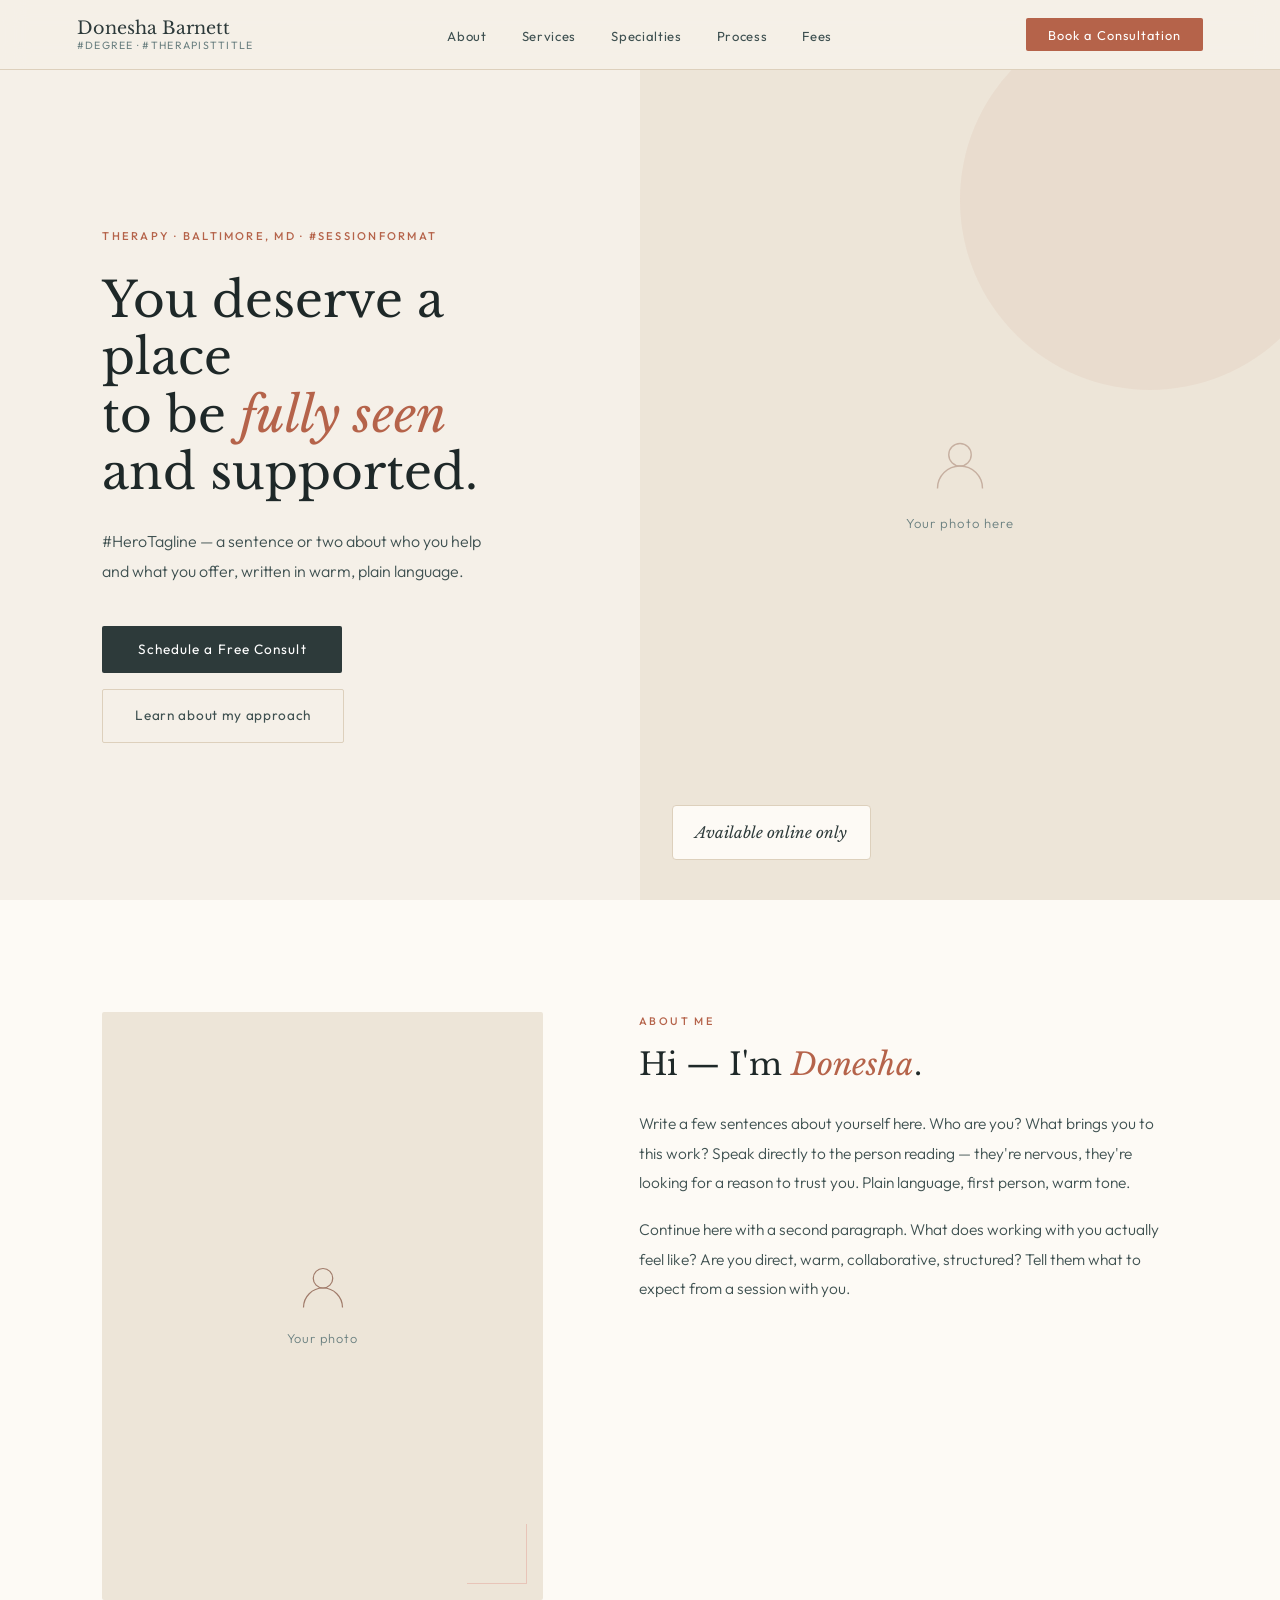
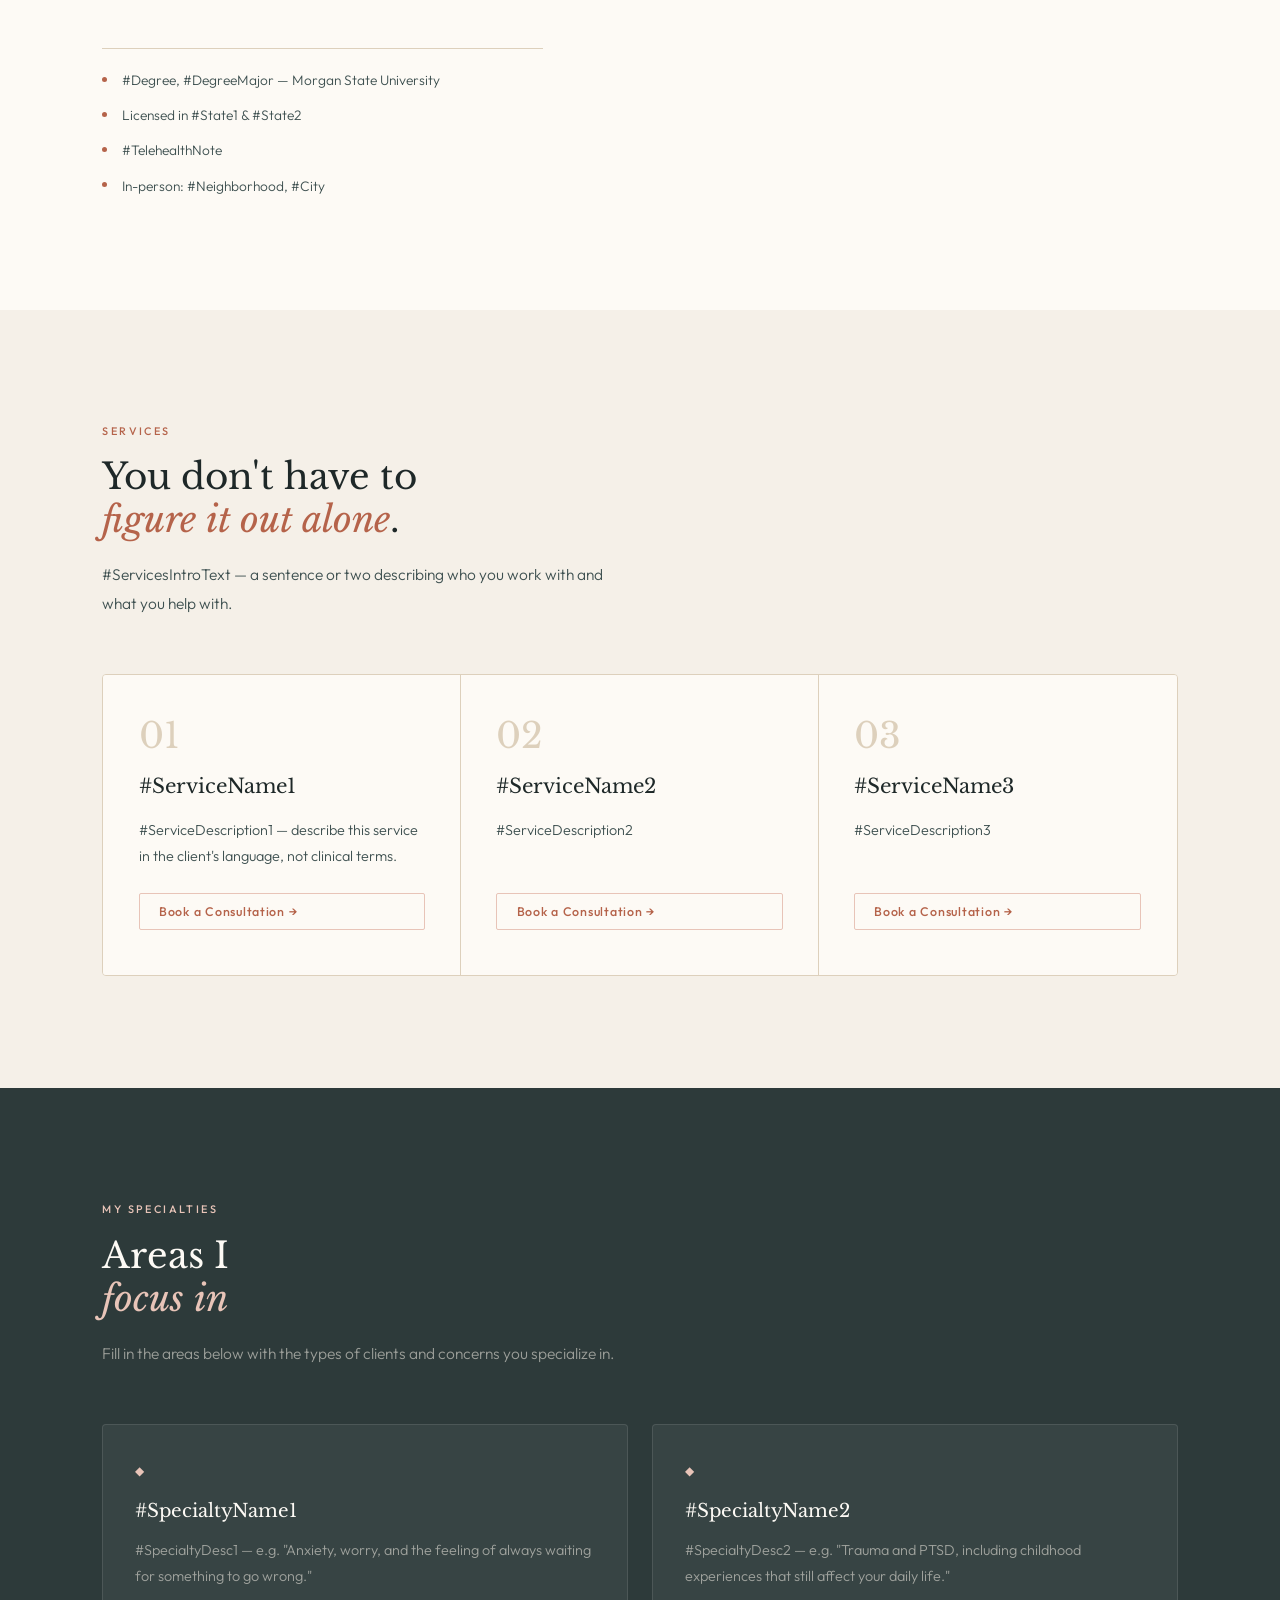
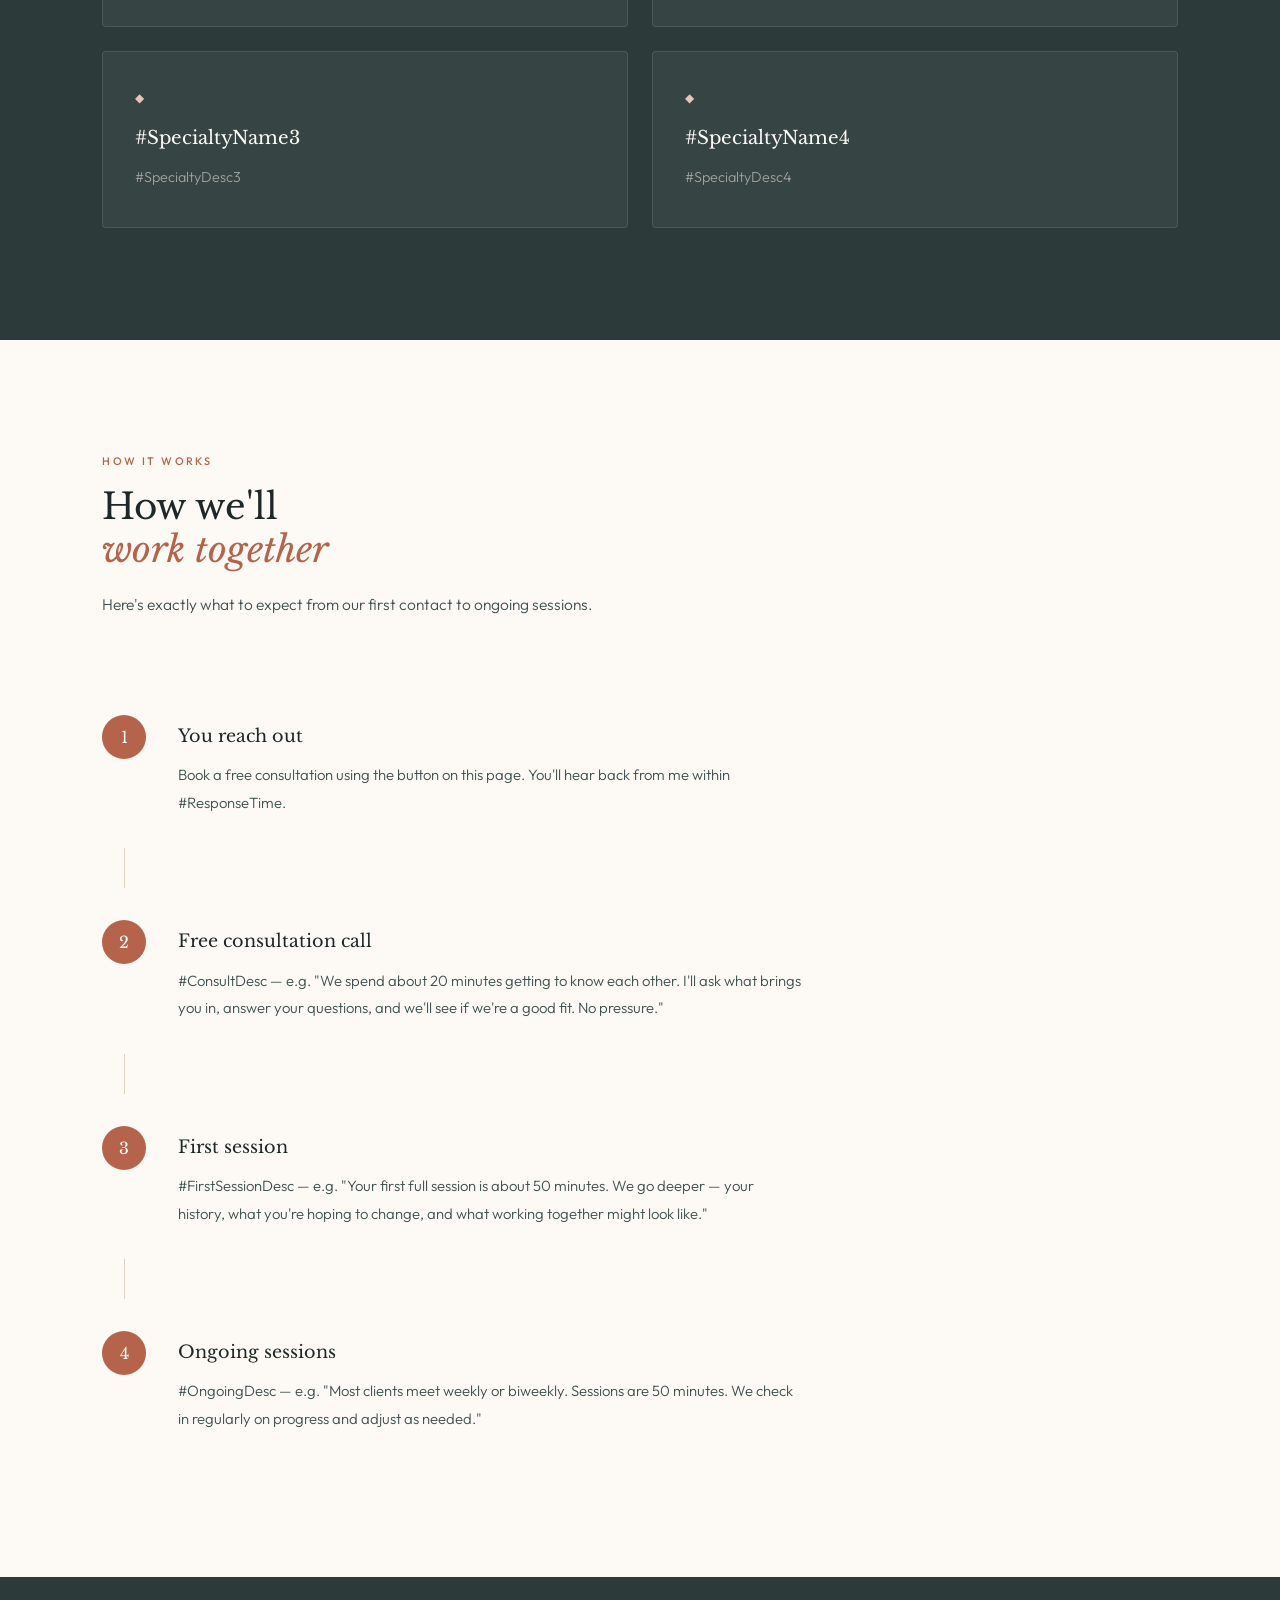
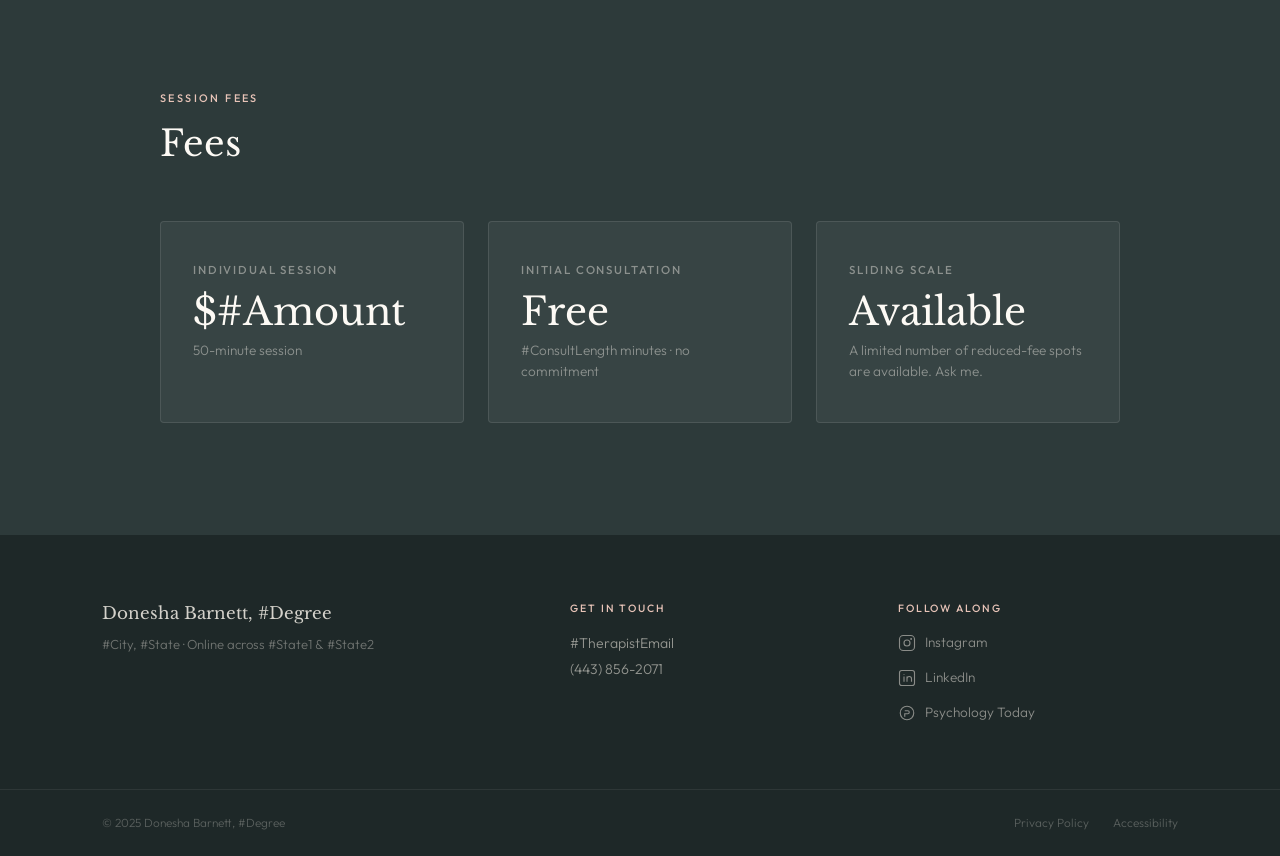
<file: index.html>
<!DOCTYPE html>
<html lang="en">
<head>
  <meta charset="UTF-8">
  <meta name="viewport" content="width=device-width, initial-scale=1.0">
  <title>Donesha Barnett — Therapy</title>
  <link rel="preconnect" href="https://fonts.googleapis.com">
  <link rel="preconnect" href="https://fonts.gstatic.com" crossorigin>
  <link href="https://fonts.googleapis.com/css2?family=Libre+Baskerville:ital,wght@0,400;0,700;1,400&family=Outfit:wght@300;400;500&display=swap" rel="stylesheet">
  <link rel="stylesheet" href="style.css">
</head>
<body>

<!-- NAV -->
<nav id="mainNav">
  <div class="nav-logo">
    Donesha Barnett
    <span>#Degree · #TherapistTitle</span>
  </div>
  <ul class="nav-links">
    <li><a href="#about">About</a></li>
    <li><a href="#services">Services</a></li>
    <li><a href="#specialties">Specialties</a></li>
    <li><a href="#process">Process</a></li>
    <li><a href="#fees">Fees</a></li>
  </ul>
  <button class="nav-cta" id="navBookBtn">Book a Consultation</button>
  <button class="nav-hamburger" id="navHamburger" aria-label="Open menu">&#9776;</button>
</nav>

<!-- HERO -->
<section class="hero" id="hero">
  <div class="hero-left">
    <p class="hero-eyebrow">Therapy · Baltimore, MD · #SessionFormat</p>
    <h1 class="hero-h1">
      You deserve a place<br>
      to be <em>fully seen</em><br>
      and supported.
    </h1>
    <p class="hero-sub">
      #HeroTagline — a sentence or two about who you help and what you offer, written in warm, plain language.
    </p>
    <div class="hero-actions">
      <button class="btn-primary" id="heroBookBtn">Schedule a Free Consult</button>
      <a href="#about" class="btn-ghost">Learn about my approach</a>
    </div>
  </div>
  <div class="hero-right">
    <div class="hero-photo-placeholder">
      <svg viewBox="0 0 64 64" fill="none" xmlns="http://www.w3.org/2000/svg">
        <circle cx="32" cy="20" r="12" stroke="#A07B6A" stroke-width="1.5"/>
        <path d="M8 56c0-13.255 10.745-24 24-24s24 10.745 24 24" stroke="#A07B6A" stroke-width="1.5"/>
      </svg>
      Your photo here
    </div>
    <div class="hero-badge">
    <!---  <p class="badge-label">Now accepting</p> --->
      <p class="badge-text">Available online only</p>
    </div>
  </div>
</section>

<!-- ABOUT -->
<section class="about" id="about">
  <div class="about-photo">
    <div class="about-photo-inner">
      <svg width="52" height="52" viewBox="0 0 64 64" fill="none" xmlns="http://www.w3.org/2000/svg">
        <circle cx="32" cy="20" r="12" stroke="#A07B6A" stroke-width="1.5"/>
        <path d="M8 56c0-13.255 10.745-24 24-24s24 10.745 24 24" stroke="#A07B6A" stroke-width="1.5"/>
      </svg>
      Your photo
    </div>
  </div>
  <div class="about-credentials">
    <div class="credential">
      <div class="credential-dot"></div>
      <span class="credential-text">#Degree, #DegreeMajor — Morgan State University</span>
    </div>
    <div class="credential">
      <div class="credential-dot"></div>
      <span class="credential-text">Licensed in #State1 &amp; #State2</span>
    </div>
    <div class="credential">
      <div class="credential-dot"></div>
      <span class="credential-text">#TelehealthNote</span>
    </div>
    <div class="credential">
      <div class="credential-dot"></div>
      <span class="credential-text">In-person: #Neighborhood, #City</span>
    </div>
  </div>
  <div class="about-header">
    <p class="section-label">About Me</p>
    <h2 class="about-title">Hi — I'm <em>Donesha</em>.</h2>
    <p class="about-intro-placeholder">
      Write a few sentences about yourself here. Who are you? What brings you to this work? Speak directly to the person reading — they're nervous, they're looking for a reason to trust you. Plain language, first person, warm tone.
    </p>
    <p class="about-intro-placeholder">
      Continue here with a second paragraph. What does working with you actually feel like? Are you direct, warm, collaborative, structured? Tell them what to expect from a session with you.
    </p>
  </div>
</section>

<!-- SERVICES -->
<section class="services" id="services">
  <div class="services-header">
    <p class="section-label">Services</p>
    <h2 class="section-title">You don't have to<br><em>figure it out alone</em>.</h2>
    <p class="section-intro">
      #ServicesIntroText — a sentence or two describing who you work with and what you help with.
    </p>
  </div>
  <div class="services-grid">
    <div class="service-card">
      <div class="service-number">01</div>
      <h3 class="service-name">#ServiceName1</h3>
      <p class="service-desc">#ServiceDescription1 — describe this service in the client's language, not clinical terms.</p>
      <button class="service-book-btn" data-booking="true">Book a Consultation →</button>
    </div>
    <div class="service-card">
      <div class="service-number">02</div>
      <h3 class="service-name">#ServiceName2</h3>
      <p class="service-desc">#ServiceDescription2</p>
      <button class="service-book-btn" data-booking="true">Book a Consultation →</button>
    </div>
    <div class="service-card">
      <div class="service-number">03</div>
      <h3 class="service-name">#ServiceName3</h3>
      <p class="service-desc">#ServiceDescription3</p>
      <button class="service-book-btn" data-booking="true">Book a Consultation →</button>
    </div>
  </div>
</section>

<!-- SPECIALTIES -->
<section class="specialties-section" id="specialties">
  <div class="specialties-header">
    <p class="specialties-label">My Specialties</p>
    <h2 class="specialties-title">Areas I<br><em>focus in</em></h2>
    <p class="specialties-intro">Fill in the areas below with the types of clients and concerns you specialize in.</p>
  </div>
  <div class="specialties-grid">
    <div class="specialty-card">
      <div class="specialty-icon">&#9670;</div>
      <h4 class="specialty-name">#SpecialtyName1</h4>
      <p class="specialty-desc">#SpecialtyDesc1 — e.g. "Anxiety, worry, and the feeling of always waiting for something to go wrong."</p>
    </div>
    <div class="specialty-card">
      <div class="specialty-icon">&#9670;</div>
      <h4 class="specialty-name">#SpecialtyName2</h4>
      <p class="specialty-desc">#SpecialtyDesc2 — e.g. "Trauma and PTSD, including childhood experiences that still affect your daily life."</p>
    </div>
    <div class="specialty-card">
      <div class="specialty-icon">&#9670;</div>
      <h4 class="specialty-name">#SpecialtyName3</h4>
      <p class="specialty-desc">#SpecialtyDesc3</p>
    </div>
    <div class="specialty-card">
      <div class="specialty-icon">&#9670;</div>
      <h4 class="specialty-name">#SpecialtyName4</h4>
      <p class="specialty-desc">#SpecialtyDesc4</p>
    </div>
  </div>
</section>

<!-- PROCESS -->
<section class="process-section" id="process">
  <div class="process-header">
    <p class="section-label">How It Works</p>
    <h2 class="section-title">How we'll<br><em>work together</em></h2>
    <p class="section-intro">Here's exactly what to expect from our first contact to ongoing sessions.</p>
  </div>
  <div class="process-steps">
    <div class="process-step">
      <div class="step-number">1</div>
      <div class="step-content">
        <h4 class="step-title">You reach out</h4>
        <p class="step-desc">Book a free consultation using the button on this page. You'll hear back from me within #ResponseTime.</p>
      </div>
    </div>
    <div class="process-connector"></div>
    <div class="process-step">
      <div class="step-number">2</div>
      <div class="step-content">
        <h4 class="step-title">Free consultation call</h4>
        <p class="step-desc">#ConsultDesc — e.g. "We spend about 20 minutes getting to know each other. I'll ask what brings you in, answer your questions, and we'll see if we're a good fit. No pressure."</p>
      </div>
    </div>
    <div class="process-connector"></div>
    <div class="process-step">
      <div class="step-number">3</div>
      <div class="step-content">
        <h4 class="step-title">First session</h4>
        <p class="step-desc">#FirstSessionDesc — e.g. "Your first full session is about 50 minutes. We go deeper — your history, what you're hoping to change, and what working together might look like."</p>
      </div>
    </div>
    <div class="process-connector"></div>
    <div class="process-step">
      <div class="step-number">4</div>
      <div class="step-content">
        <h4 class="step-title">Ongoing sessions</h4>
        <p class="step-desc">#OngoingDesc — e.g. "Most clients meet weekly or biweekly. Sessions are 50 minutes. We check in regularly on progress and adjust as needed."</p>
      </div>
    </div>
  </div>
  <div class="process-note">
  <!---  <p><strong>Response time:</strong> #ResponseTimeNote — e.g. "I respond to all inquiries within 1–2 business days. For urgent matters, please contact a crisis line or 911."</p>
  </div> --->
</section>

<!-- FEES -->
<section class="fees-section" id="fees">
  <div class="fees-inner">
    <div class="fees-header">
      <p class="fees-label">Session Fees</p>
      <h2 class="fees-title">Fees</h2>
    </div>
    <div class="fees-grid">
      <div class="fee-card">
        <p class="fee-type">Individual Session</p>
        <p class="fee-price">$#Amount</p>
        <p class="fee-detail">50-minute session</p>
      </div>
      <div class="fee-card">
        <p class="fee-type">Initial Consultation</p>
        <p class="fee-price">Free</p>
        <p class="fee-detail">#ConsultLength minutes · no commitment</p>
      </div>
      <div class="fee-card">
        <p class="fee-type">Sliding Scale</p>
        <p class="fee-price">Available</p>
        <p class="fee-detail">A limited number of reduced-fee spots are available. Ask me.</p>
      </div>
    </div>
  </div>
</section>

<!-- FOOTER -->
<footer>
  <div class="footer-top">
    <div class="footer-brand">
      <p class="footer-name">Donesha Barnett, #Degree</p>
      <p class="footer-location">#City, #State · Online across #State1 &amp; #State2</p>
    </div>
    <div class="footer-contact">
      <p class="footer-contact-label">Get in touch</p>
      <a href="mailto:#TherapistEmail" class="footer-email">#TherapistEmail</a>
      <a href="tel:#TherapistPhone" class="footer-phone">(443) 856-2071</a>
    </div>
    <div class="footer-socials">
      <p class="footer-contact-label">Follow along</p>
      <div class="social-links">
        <a href="#" class="social-link" aria-label="Instagram">
          <svg width="18" height="18" viewBox="0 0 24 24" fill="none" stroke="currentColor" stroke-width="1.5">
            <rect x="2" y="2" width="20" height="20" rx="5" ry="5"/>
            <circle cx="12" cy="12" r="4"/>
            <circle cx="17.5" cy="6.5" r="0.5" fill="currentColor"/>
          </svg>
          Instagram
        </a>
        <a href="https://www.linkedin.com/in/donesha-i-barnett-lcsw-c-056a20412/" class="social-link" aria-label="LinkedIn">
          <svg width="18" height="18" viewBox="0 0 24 24" fill="none" stroke="currentColor" stroke-width="1.5">
            <rect x="2" y="2" width="20" height="20" rx="3"/>
            <line x1="8" y1="10" x2="8" y2="17"/>
            <line x1="8" y1="7" x2="8" y2="7.5" stroke-width="2"/>
            <path d="M12 10v7M12 13a3 3 0 0 1 6 0v4"/>
          </svg>
          LinkedIn
        </a>
        <a href="https://www.psychologytoday.com/us/therapists/donesha-barnett-baltimore-md/1764833?utm_source=ig&utm_medium=social&utm_content=link_in_bio" class="social-link" aria-label="Psychology Today">
          <svg width="18" height="18" viewBox="0 0 24 24" fill="none" stroke="currentColor" stroke-width="1.5">
            <circle cx="12" cy="12" r="9"/>
            <path d="M9 9h4a2 2 0 0 1 0 4H9v4"/>
          </svg>
          Psychology Today
        </a>
      </div>
    </div>
  </div>
  <div class="footer-bottom">
    <span>© 2025 Donesha Barnett, #Degree</span>
    <div class="footer-links">
      <a href="#">Privacy Policy</a>
      <a href="#">Accessibility</a>
    </div>
  </div>
</footer>

<script src="main.js"></script>
</body>
</html>
</file>
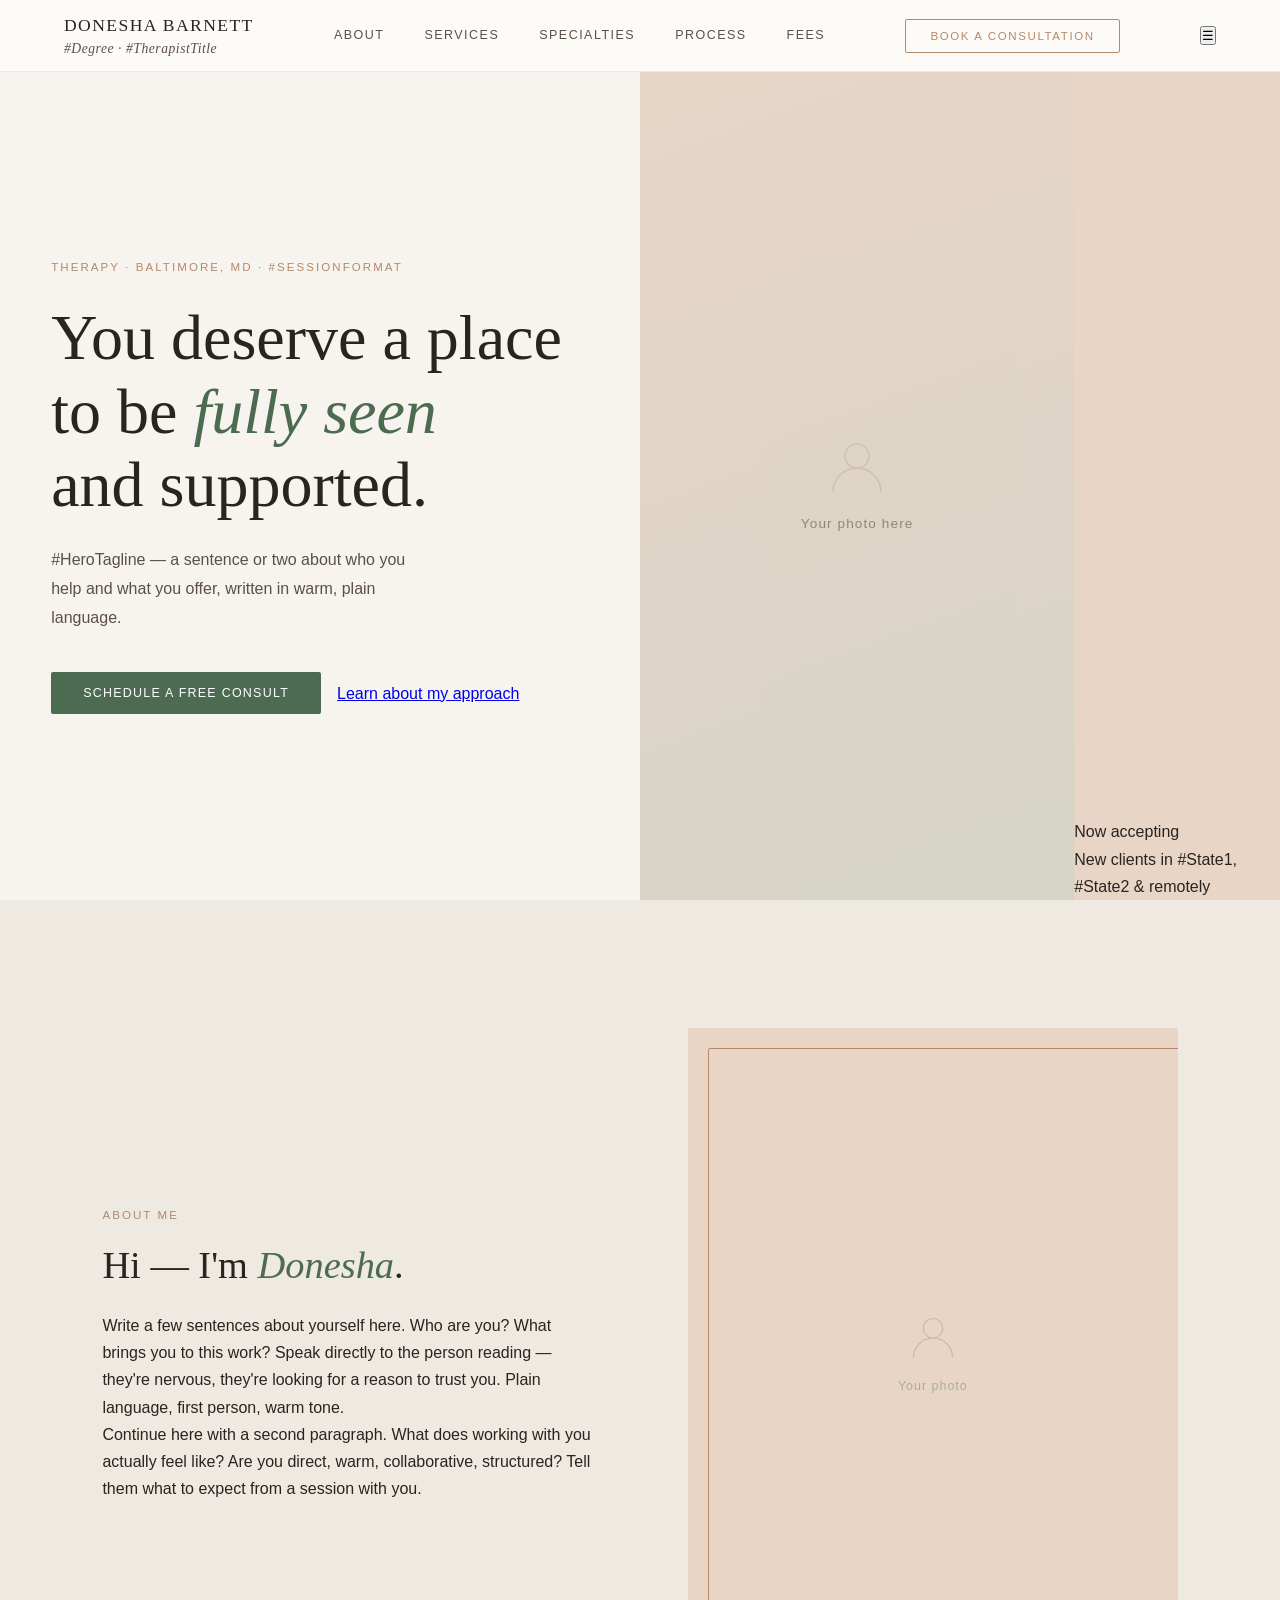
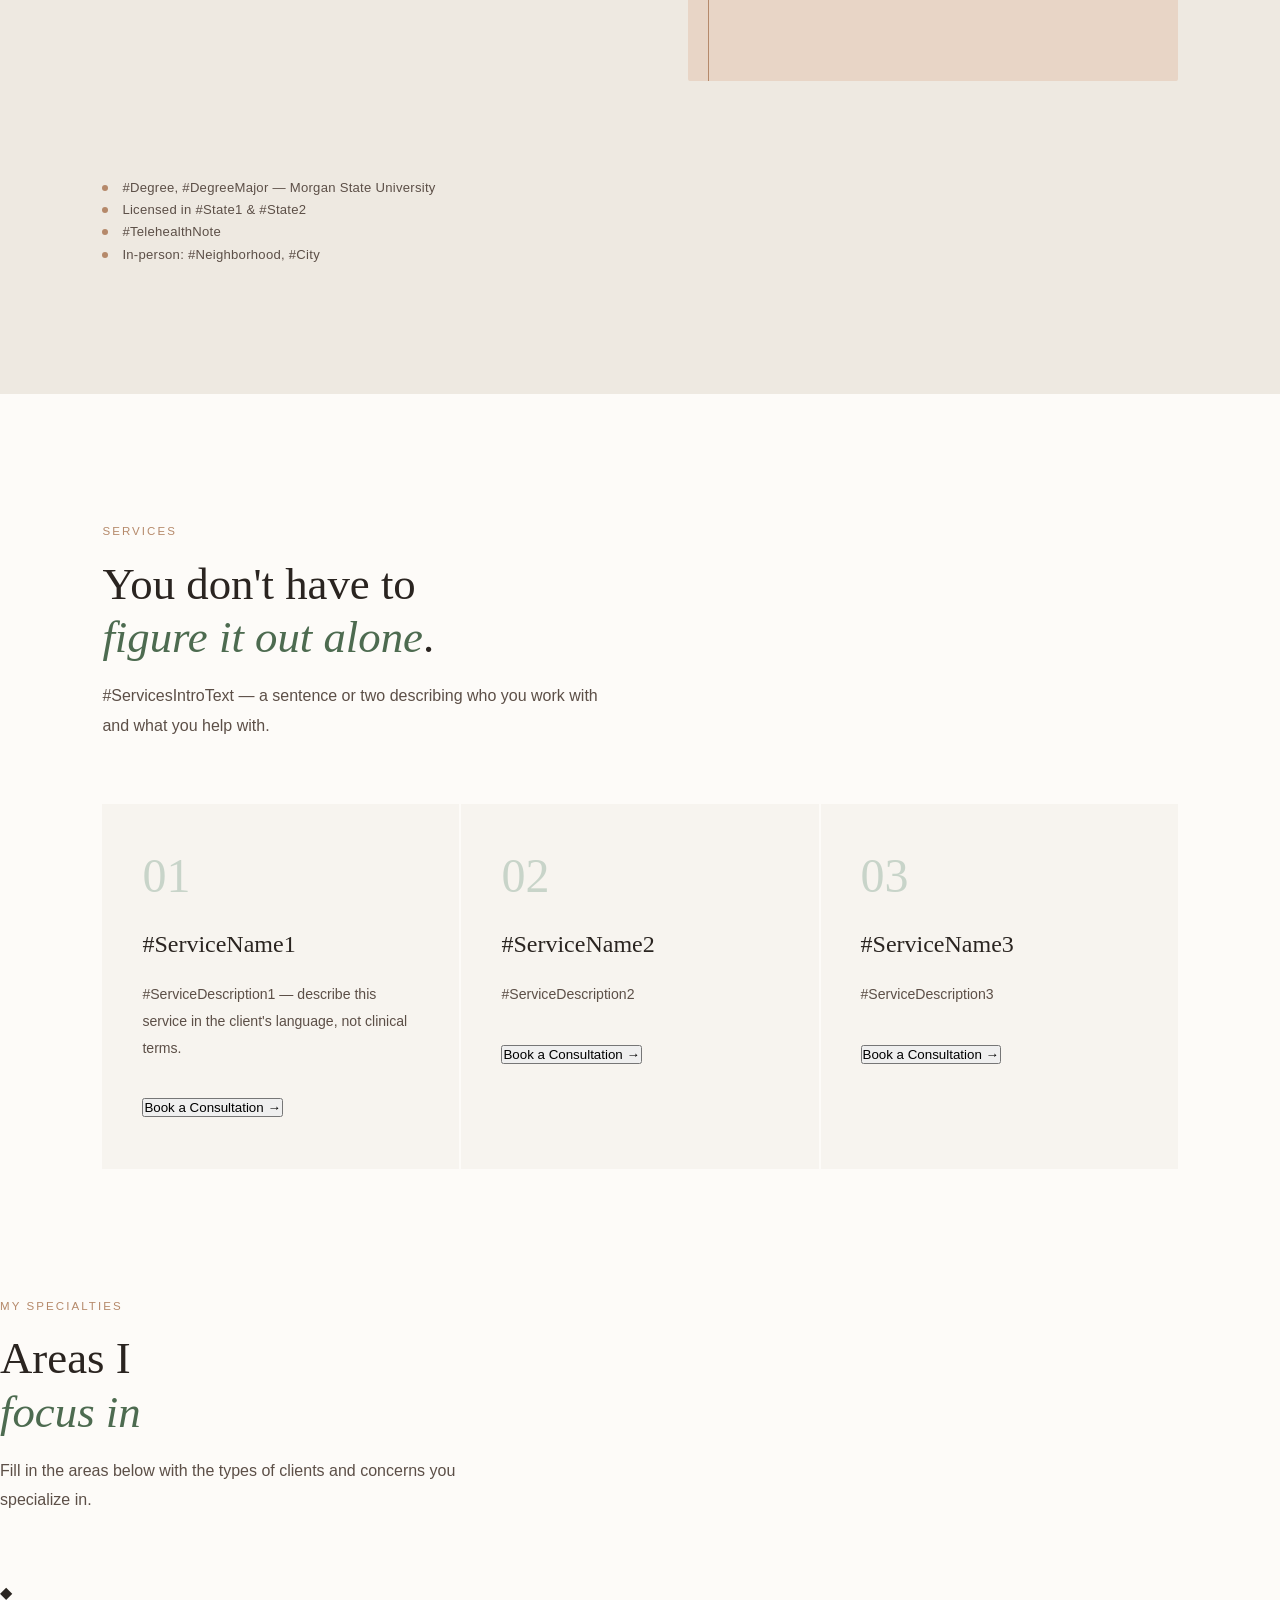
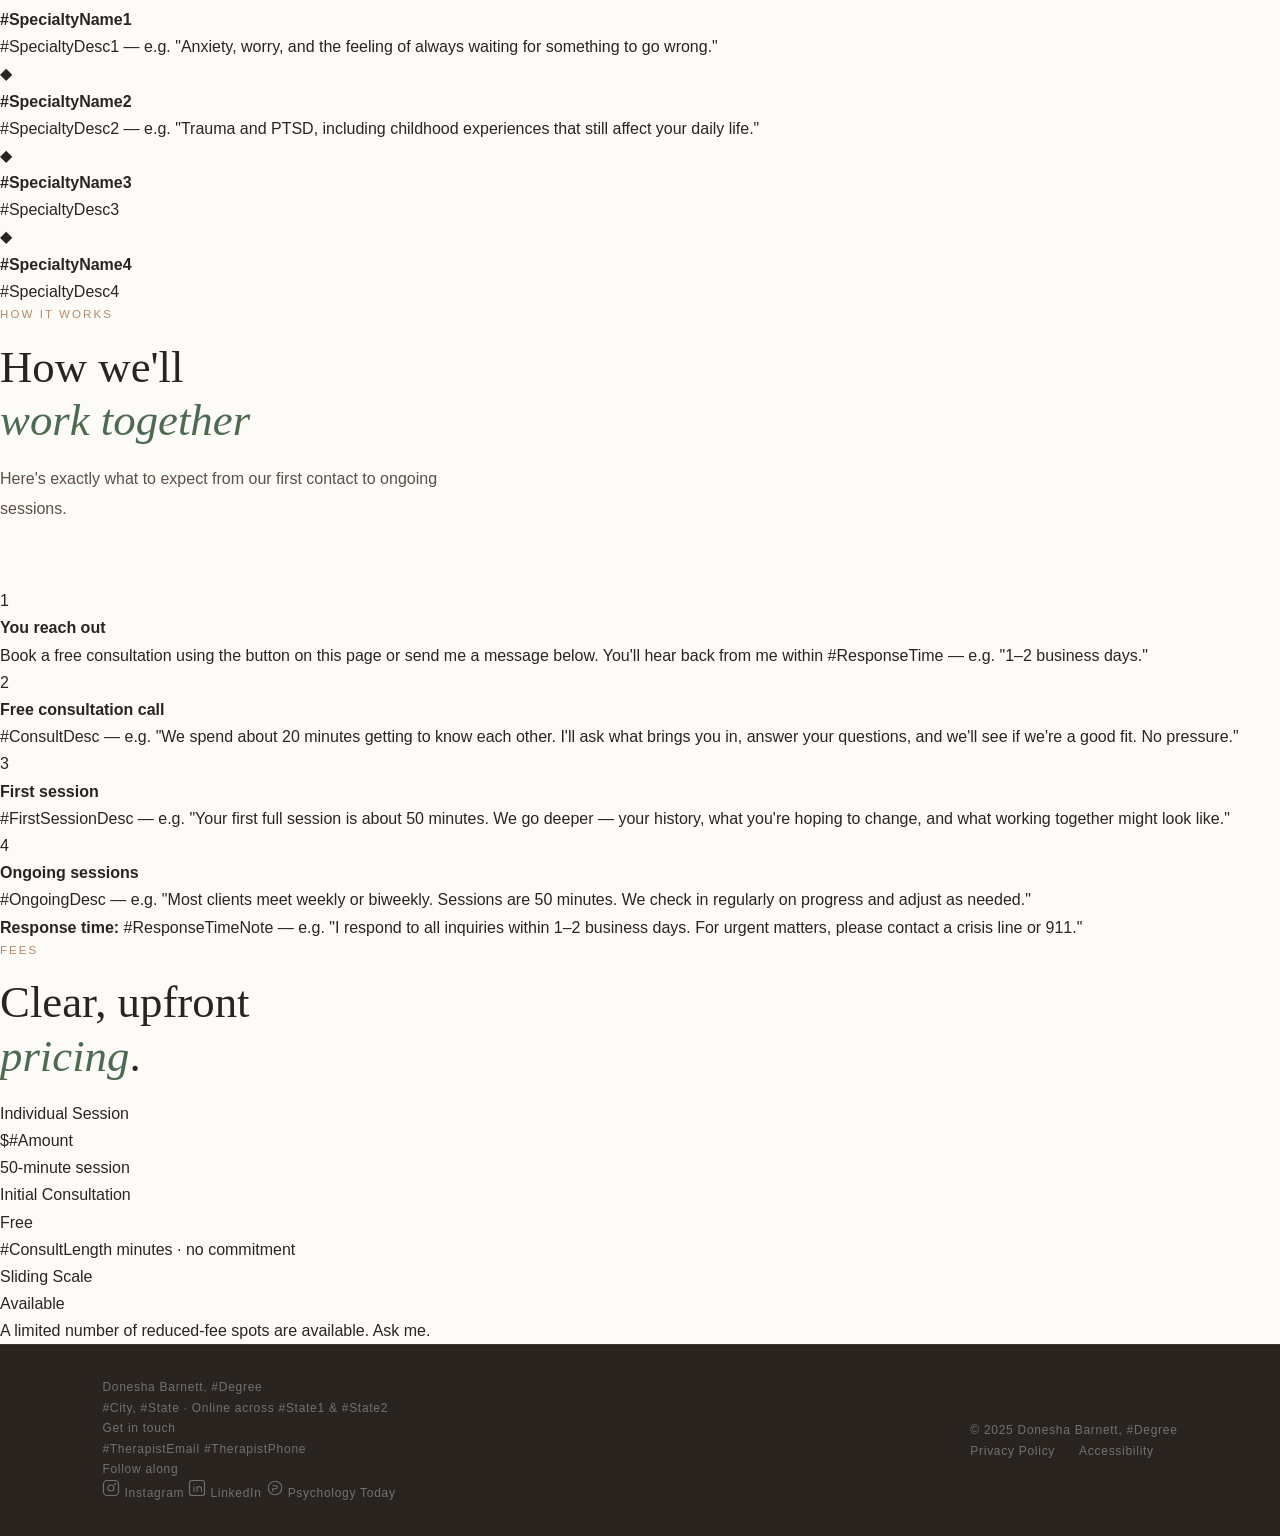
<file: Donesha Barnett Web/index.html>
<!DOCTYPE html>
<html lang="en">
<head>
  <meta charset="UTF-8">
  <meta name="viewport" content="width=device-width, initial-scale=1.0">
  <title>Donesha Barnett — Therapy</title>
  <link rel="preconnect" href="https://fonts.googleapis.com">
  <link rel="preconnect" href="https://fonts.gstatic.com" crossorigin>
  <link href="https://fonts.googleapis.com/css2?family=Libre+Baskerville:ital,wght@0,400;0,700;1,400&family=Outfit:wght@300;400;500&display=swap" rel="stylesheet">
  <link rel="stylesheet" href="style.css">
</head>
<body>

<!-- NAV -->
<nav id="mainNav">
  <div class="nav-logo">
    Donesha Barnett
    <span>#Degree · #TherapistTitle</span>
  </div>
  <ul class="nav-links">
    <li><a href="#about">About</a></li>
    <li><a href="#services">Services</a></li>
    <li><a href="#specialties">Specialties</a></li>
    <li><a href="#process">Process</a></li>
    <li><a href="#fees">Fees</a></li>
  </ul>
  <button class="nav-cta" id="navBookBtn">Book a Consultation</button>
  <button class="nav-hamburger" id="navHamburger" aria-label="Open menu">&#9776;</button>
</nav>

<!-- HERO -->
<section class="hero" id="hero">
  <div class="hero-left">
    <p class="hero-eyebrow">Therapy · Baltimore, MD · #SessionFormat</p>
    <h1 class="hero-h1">
      You deserve a place<br>
      to be <em>fully seen</em><br>
      and supported.
    </h1>
    <p class="hero-sub">
      #HeroTagline — a sentence or two about who you help and what you offer, written in warm, plain language.
    </p>
    <div class="hero-actions">
      <button class="btn-primary" id="heroBookBtn">Schedule a Free Consult</button>
      <a href="#about" class="btn-ghost">Learn about my approach</a>
    </div>
  </div>
  <div class="hero-right">
    <div class="hero-photo-placeholder">
      <svg viewBox="0 0 64 64" fill="none" xmlns="http://www.w3.org/2000/svg">
        <circle cx="32" cy="20" r="12" stroke="#A07B6A" stroke-width="1.5"/>
        <path d="M8 56c0-13.255 10.745-24 24-24s24 10.745 24 24" stroke="#A07B6A" stroke-width="1.5"/>
      </svg>
      Your photo here
    </div>
    <div class="hero-badge">
      <p class="badge-label">Now accepting</p>
      <p class="badge-text">New clients in #State1, #State2 &amp; remotely</p>
    </div>
  </div>
</section>

<!-- ABOUT ME -->
<section class="about" id="about">
  <div class="about-header">
    <p class="section-label">About Me</p>
    <h2 class="about-title">Hi — I'm <em>Donesha</em>.</h2>
    <p class="about-intro-placeholder">
      Write a few sentences about yourself here. Who are you? What brings you to this work? Speak directly to the person reading — they're nervous, they're looking for a reason to trust you. Plain language, first person, warm tone.
    </p>
    <p class="about-intro-placeholder">
      Continue here with a second paragraph. What does working with you actually feel like? Are you direct, warm, collaborative, structured? Tell them what to expect from a session with you.
    </p>
  </div>
  <div class="about-photo">
    <div class="about-photo-inner">
      <svg width="52" height="52" viewBox="0 0 64 64" fill="none" xmlns="http://www.w3.org/2000/svg">
        <circle cx="32" cy="20" r="12" stroke="#A07B6A" stroke-width="1.5"/>
        <path d="M8 56c0-13.255 10.745-24 24-24s24 10.745 24 24" stroke="#A07B6A" stroke-width="1.5"/>
      </svg>
      Your photo
    </div>
  </div>
  <div class="about-credentials">
    <div class="credential">
      <div class="credential-dot"></div>
      <span class="credential-text">#Degree, #DegreeMajor — Morgan State University</span>
    </div>
    <div class="credential">
      <div class="credential-dot"></div>
      <span class="credential-text">Licensed in #State1 &amp; #State2</span>
    </div>
    <div class="credential">
      <div class="credential-dot"></div>
      <span class="credential-text">#TelehealthNote</span>
    </div>
    <div class="credential">
      <div class="credential-dot"></div>
      <span class="credential-text">In-person: #Neighborhood, #City</span>
    </div>
  </div>
</section>

<!-- SERVICES — with booking CTA under each -->
<section class="services" id="services">
  <div class="services-header">
    <p class="section-label">Services</p>
    <h2 class="section-title">You don't have to<br><em>figure it out alone</em>.</h2>
    <p class="section-intro">
      #ServicesIntroText — a sentence or two describing who you work with and what you help with.
    </p>
  </div>
  <div class="services-grid">
    <div class="service-card">
      <div class="service-number">01</div>
      <h3 class="service-name">#ServiceName1</h3>
      <p class="service-desc">#ServiceDescription1 — describe this service in the client's language, not clinical terms.</p>
      <button class="service-book-btn" data-booking="true">Book a Consultation →</button>
    </div>
    <div class="service-card">
      <div class="service-number">02</div>
      <h3 class="service-name">#ServiceName2</h3>
      <p class="service-desc">#ServiceDescription2</p>
      <button class="service-book-btn" data-booking="true">Book a Consultation →</button>
    </div>
    <div class="service-card">
      <div class="service-number">03</div>
      <h3 class="service-name">#ServiceName3</h3>
      <p class="service-desc">#ServiceDescription3</p>
      <button class="service-book-btn" data-booking="true">Book a Consultation →</button>
    </div>
  </div>
</section>

<!-- SPECIALTIES -->
<section class="specialties-section" id="specialties">
  <div class="specialties-header">
    <p class="section-label">My Specialties</p>
    <h2 class="section-title">Areas I<br><em>focus in</em></h2>
    <p class="section-intro">Fill in the areas below with the types of clients and concerns you specialize in.</p>
  </div>
  <div class="specialties-grid">
    <div class="specialty-card">
      <div class="specialty-icon">&#9670;</div>
      <h4 class="specialty-name">#SpecialtyName1</h4>
      <p class="specialty-desc">#SpecialtyDesc1 — e.g. "Anxiety, worry, and the feeling of always waiting for something to go wrong."</p>
    </div>
    <div class="specialty-card">
      <div class="specialty-icon">&#9670;</div>
      <h4 class="specialty-name">#SpecialtyName2</h4>
      <p class="specialty-desc">#SpecialtyDesc2 — e.g. "Trauma and PTSD, including childhood experiences that still affect your daily life."</p>
    </div>
    <div class="specialty-card">
      <div class="specialty-icon">&#9670;</div>
      <h4 class="specialty-name">#SpecialtyName3</h4>
      <p class="specialty-desc">#SpecialtyDesc3</p>
    </div>
    <div class="specialty-card">
      <div class="specialty-icon">&#9670;</div>
      <h4 class="specialty-name">#SpecialtyName4</h4>
      <p class="specialty-desc">#SpecialtyDesc4</p>
    </div>
  </div>
</section>

<!-- PROCESS / HOW SESSIONS WORK -->
<section class="process-section" id="process">
  <div class="process-header">
    <p class="section-label">How It Works</p>
    <h2 class="section-title">How we'll<br><em>work together</em></h2>
    <p class="section-intro">Here's exactly what to expect from our first contact to ongoing sessions.</p>
  </div>
  <div class="process-steps">
    <div class="process-step">
      <div class="step-number">1</div>
      <div class="step-content">
        <h4 class="step-title">You reach out</h4>
        <p class="step-desc">Book a free consultation using the button on this page or send me a message below. You'll hear back from me within #ResponseTime — e.g. "1–2 business days."</p>
      </div>
    </div>
    <div class="process-connector"></div>
    <div class="process-step">
      <div class="step-number">2</div>
      <div class="step-content">
        <h4 class="step-title">Free consultation call</h4>
        <p class="step-desc">#ConsultDesc — e.g. "We spend about 20 minutes getting to know each other. I'll ask what brings you in, answer your questions, and we'll see if we're a good fit. No pressure."</p>
      </div>
    </div>
    <div class="process-connector"></div>
    <div class="process-step">
      <div class="step-number">3</div>
      <div class="step-content">
        <h4 class="step-title">First session</h4>
        <p class="step-desc">#FirstSessionDesc — e.g. "Your first full session is about 50 minutes. We go deeper — your history, what you're hoping to change, and what working together might look like."</p>
      </div>
    </div>
    <div class="process-connector"></div>
    <div class="process-step">
      <div class="step-number">4</div>
      <div class="step-content">
        <h4 class="step-title">Ongoing sessions</h4>
        <p class="step-desc">#OngoingDesc — e.g. "Most clients meet weekly or biweekly. Sessions are 50 minutes. We check in regularly on progress and adjust as needed."</p>
      </div>
    </div>
  </div>
  <div class="process-note">
    <p><strong>Response time:</strong> #ResponseTimeNote — e.g. "I respond to all inquiries within 1–2 business days. For urgent matters, please contact a crisis line or 911."</p>
  </div>
</section>

<!-- FEES -->
<section class="fees-section" id="fees">
  <div class="fees-inner">
    <div class="fees-header">
      <p class="section-label">Fees</p>
      <h2 class="section-title">Clear, upfront<br><em>pricing</em>.</h2>
    </div>
    <div class="fees-grid">
      <div class="fee-card">
        <p class="fee-type">Individual Session</p>
        <p class="fee-price">$#Amount</p>
        <p class="fee-detail">50-minute session</p>
      </div>
      <div class="fee-card">
        <p class="fee-type">Initial Consultation</p>
        <p class="fee-price">Free</p>
        <p class="fee-detail">#ConsultLength minutes · no commitment</p>
      </div>
      <div class="fee-card">
        <p class="fee-type">Sliding Scale</p>
        <p class="fee-price">Available</p>
        <p class="fee-detail">A limited number of reduced-fee spots are available. Ask me.</p>
      </div>
    </div>
  </div>
</section>

<!-- FOOTER -->
<footer>
  <div class="footer-top">
    <div class="footer-brand">
      <p class="footer-name">Donesha Barnett, #Degree</p>
      <p class="footer-location">#City, #State · Online across #State1 &amp; #State2</p>
    </div>
    <div class="footer-contact">
      <p class="footer-contact-label">Get in touch</p>
      <a href="mailto:#TherapistEmail" class="footer-email">#TherapistEmail</a>
      <a href="tel:#TherapistPhone" class="footer-phone">#TherapistPhone</a>
    </div>
    <div class="footer-socials">
      <p class="footer-contact-label">Follow along</p>
      <div class="social-links">
        <a href="#" class="social-link" aria-label="Instagram">
          <!-- Instagram icon -->
          <svg width="18" height="18" viewBox="0 0 24 24" fill="none" stroke="currentColor" stroke-width="1.5">
            <rect x="2" y="2" width="20" height="20" rx="5" ry="5"/>
            <circle cx="12" cy="12" r="4"/>
            <circle cx="17.5" cy="6.5" r="0.5" fill="currentColor"/>
          </svg>
          Instagram
        </a>
        <a href="#" class="social-link" aria-label="LinkedIn">
          <!-- LinkedIn icon -->
          <svg width="18" height="18" viewBox="0 0 24 24" fill="none" stroke="currentColor" stroke-width="1.5">
            <rect x="2" y="2" width="20" height="20" rx="3"/>
            <line x1="8" y1="10" x2="8" y2="17"/>
            <line x1="8" y1="7" x2="8" y2="7.5" stroke-width="2"/>
            <path d="M12 10v7M12 13a3 3 0 0 1 6 0v4"/>
          </svg>
          LinkedIn
        </a>
        <a href="#" class="social-link" aria-label="Psychology Today">
          <svg width="18" height="18" viewBox="0 0 24 24" fill="none" stroke="currentColor" stroke-width="1.5">
            <circle cx="12" cy="12" r="9"/>
            <path d="M9 9h4a2 2 0 0 1 0 4H9v4"/>
          </svg>
          Psychology Today
        </a>
      </div>
    </div>
  </div>
  <div class="footer-bottom">
    <span>© 2025 Donesha Barnett, #Degree</span>
    <div class="footer-links">
      <a href="#">Privacy Policy</a>
      <a href="#">Accessibility</a>
    </div>
  </div>
</footer>

<script src="main.js"></script>
</body>
</html>
</file>
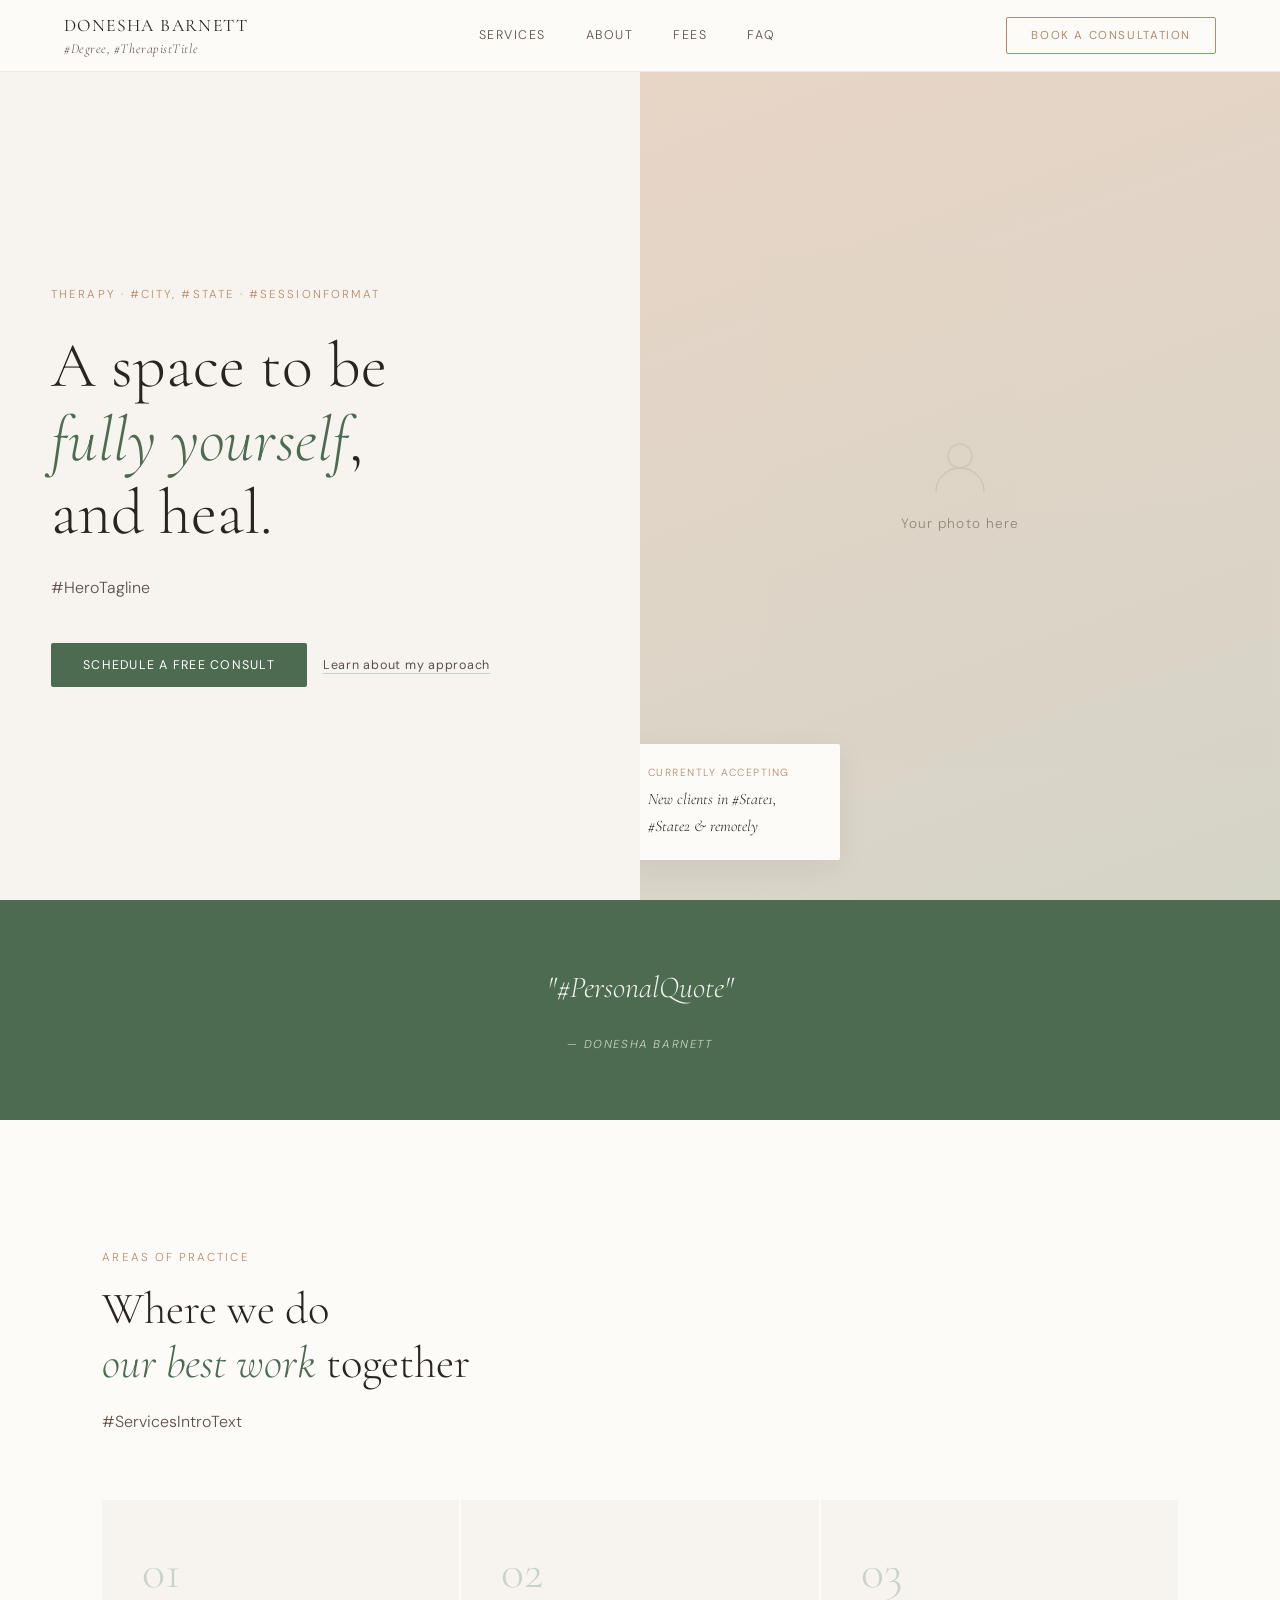
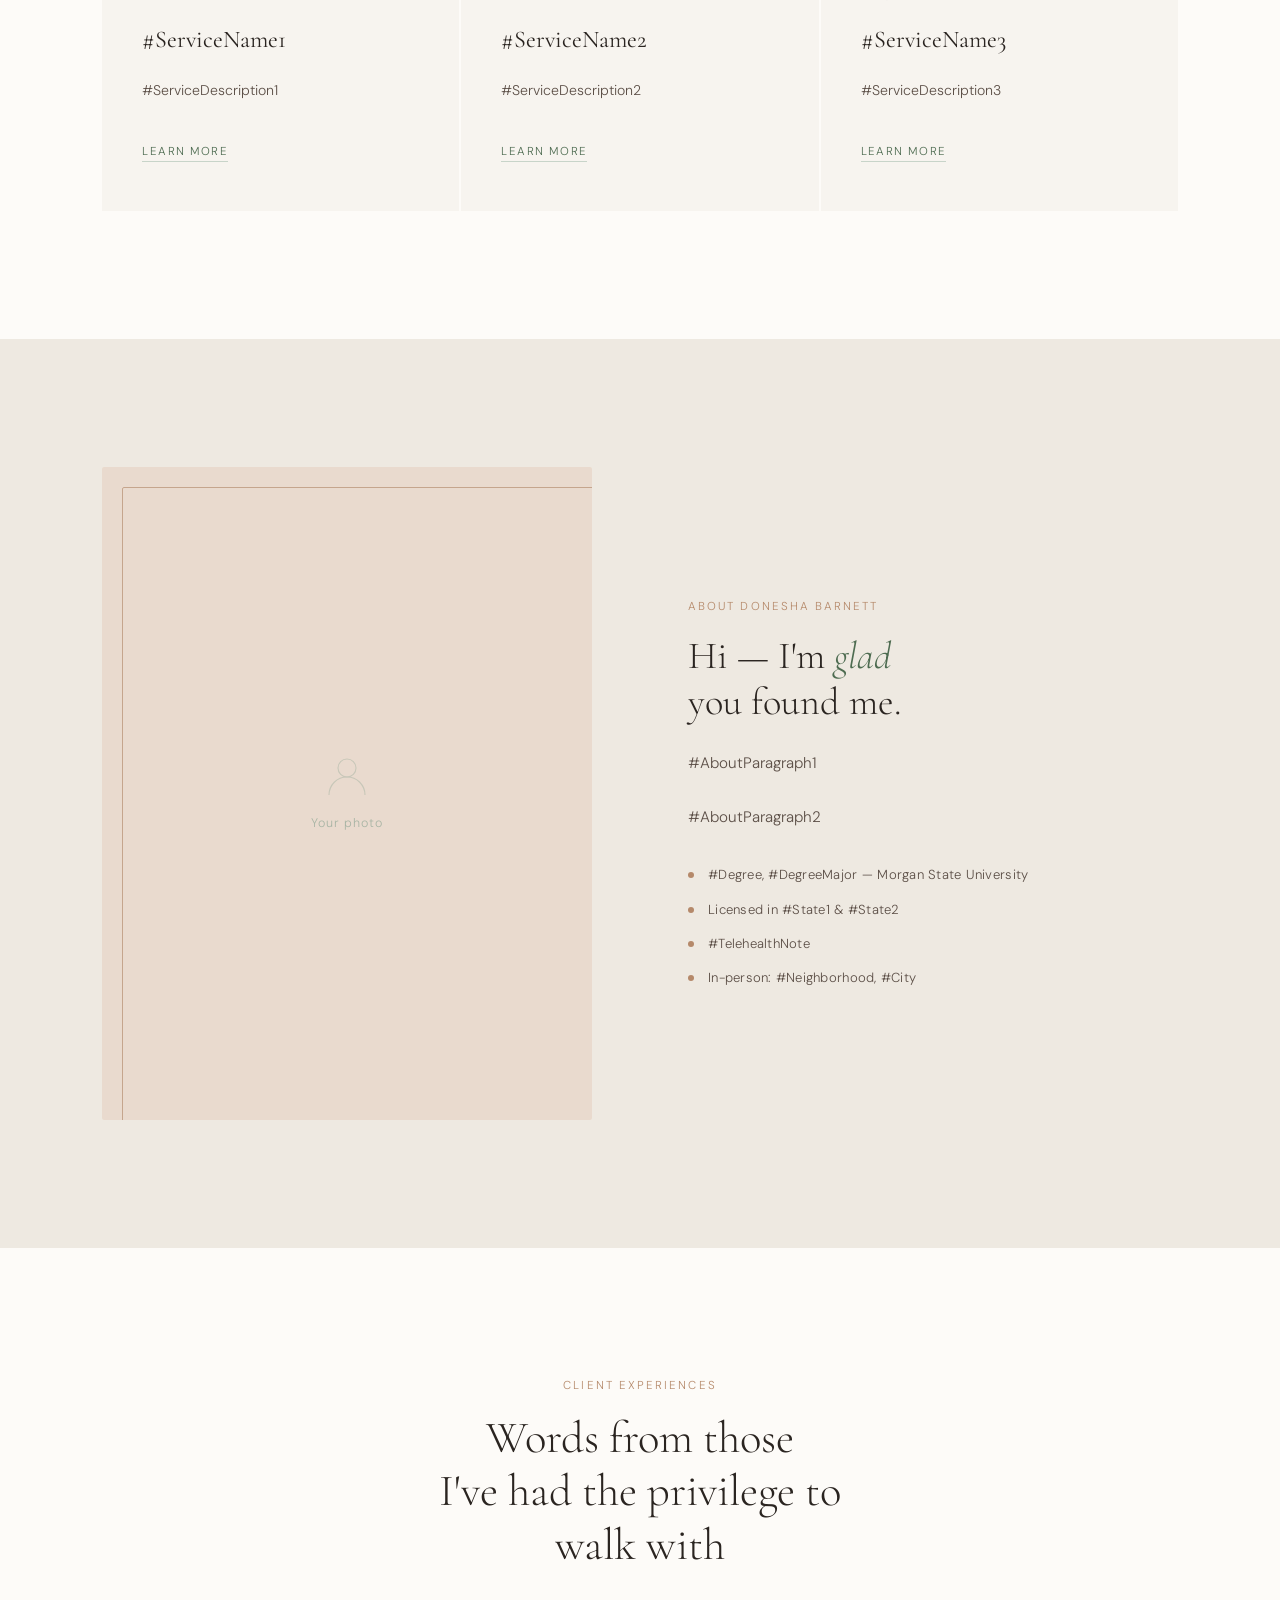
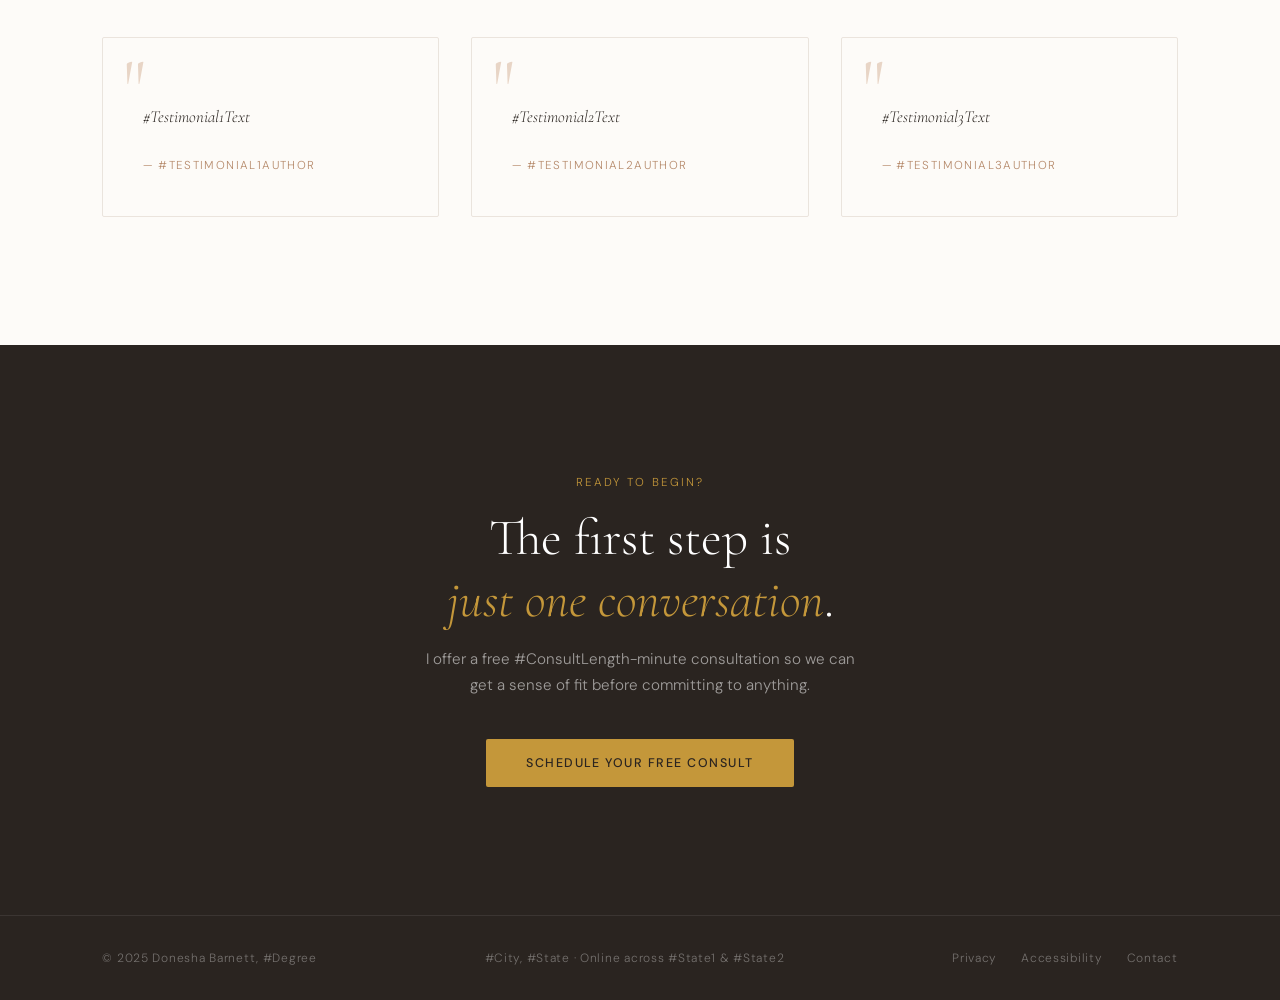
<file: Donesha Barnett Web/Back Up/therapist-demo-1-template.html>
<!DOCTYPE html>
<html lang="en">
<head>
<meta charset="UTF-8">
<meta name="viewport" content="width=device-width, initial-scale=1.0">
<title>Donesha Barnett — Therapy</title>
<link rel="preconnect" href="https://fonts.googleapis.com">
<link rel="preconnect" href="https://fonts.gstatic.com" crossorigin>
<link href="https://fonts.googleapis.com/css2?family=Cormorant+Garamond:ital,wght@0,300;0,400;0,500;1,300;1,400&family=DM+Sans:wght@300;400;500&display=swap" rel="stylesheet">
<style>
  *, *::before, *::after { box-sizing: border-box; margin: 0; padding: 0; }

  :root {
    --cream: #F7F4EF;
    --warm-white: #FDFBF8;
    --sage: #8A9E8C;
    --sage-deep: #4D6B50;
    --mist: #C8D4C9;
    --clay: #B5896A;
    --clay-light: #E8D5C6;
    --ink: #2A2420;
    --ink-soft: #5C4F47;
    --gold: #C4973A;
    --gold-light: #EDD9A3;
    --section-bg: #EEE9E1;
  }

  html { scroll-behavior: smooth; }

  body {
    font-family: 'DM Sans', sans-serif;
    background: var(--warm-white);
    color: var(--ink);
    font-weight: 300;
    line-height: 1.7;
  }

  /* NAV */
  nav {
    position: fixed; top: 0; width: 100%; z-index: 100;
    background: rgba(253,251,248,0.92);
    backdrop-filter: blur(8px);
    border-bottom: 1px solid rgba(180,160,140,0.2);
    padding: 0 5%;
    display: flex; align-items: center; justify-content: space-between;
    height: 72px;
  }

  .nav-logo {
    font-family: 'Cormorant Garamond', serif;
    font-weight: 400;
    font-size: 1.1rem;
    letter-spacing: 0.08em;
    color: var(--ink);
    text-transform: uppercase;
  }

  .nav-logo span {
    font-weight: 300;
    font-style: italic;
    text-transform: none;
    font-size: 0.85rem;
    letter-spacing: 0.04em;
    color: var(--ink-soft);
    display: block;
    margin-top: -4px;
  }

  .nav-links {
    display: flex; gap: 2.5rem; list-style: none;
    font-size: 0.78rem; letter-spacing: 0.12em; text-transform: uppercase;
  }

  .nav-links a { color: var(--ink-soft); text-decoration: none; transition: color 0.2s; }
  .nav-links a:hover { color: var(--sage-deep); }

  .nav-cta {
    background: transparent;
    border: 1px solid var(--clay);
    color: var(--clay);
    padding: 10px 24px;
    font-family: 'DM Sans', sans-serif;
    font-size: 0.72rem;
    letter-spacing: 0.14em;
    text-transform: uppercase;
    cursor: pointer;
    transition: all 0.25s;
    border-radius: 2px;
  }

  .nav-cta:hover { background: var(--clay); color: white; }

  /* HERO */
  .hero {
    min-height: 100vh;
    display: grid;
    grid-template-columns: 1fr 1fr;
    padding-top: 72px;
  }

  .hero-left {
    padding: 8% 6% 8% 8%;
    display: flex;
    flex-direction: column;
    justify-content: center;
    background: var(--cream);
  }

  .hero-eyebrow {
    font-size: 0.72rem;
    letter-spacing: 0.18em;
    text-transform: uppercase;
    color: var(--clay);
    margin-bottom: 1.5rem;
  }

  .hero-h1 {
    font-family: 'Cormorant Garamond', serif;
    font-weight: 300;
    font-size: clamp(2.8rem, 5vw, 4.2rem);
    line-height: 1.15;
    color: var(--ink);
    margin-bottom: 1.5rem;
  }

  .hero-h1 em {
    font-style: italic;
    color: var(--sage-deep);
  }

  .hero-sub {
    font-size: 1rem;
    color: var(--ink-soft);
    margin-bottom: 2.5rem;
    max-width: 380px;
    line-height: 1.8;
  }

  .hero-actions { display: flex; gap: 1rem; align-items: center; }

  .btn-primary {
    background: var(--sage-deep);
    color: white;
    padding: 14px 32px;
    border: none;
    font-family: 'DM Sans', sans-serif;
    font-size: 0.78rem;
    letter-spacing: 0.1em;
    text-transform: uppercase;
    cursor: pointer;
    border-radius: 2px;
    transition: all 0.25s;
  }
  .btn-primary:hover { background: var(--ink); }

  .btn-secondary {
    background: transparent;
    color: var(--ink-soft);
    border: none;
    font-family: 'DM Sans', sans-serif;
    font-size: 0.78rem;
    letter-spacing: 0.06em;
    cursor: pointer;
    padding: 0;
    text-decoration: underline;
    text-underline-offset: 4px;
    text-decoration-color: var(--mist);
  }

  .hero-right {
    position: relative;
    background: var(--clay-light);
    overflow: hidden;
    display: flex;
    align-items: flex-end;
    justify-content: center;
  }

  .hero-photo-placeholder {
    width: 100%;
    height: 100%;
    background: linear-gradient(160deg, var(--clay-light) 0%, var(--mist) 100%);
    display: flex;
    align-items: center;
    justify-content: center;
    flex-direction: column;
    gap: 12px;
    color: var(--ink-soft);
    opacity: 0.6;
    font-size: 0.85rem;
    letter-spacing: 0.08em;
  }

  .hero-photo-placeholder svg {
    width: 64px; height: 64px; opacity: 0.4;
  }

  .hero-accent {
    position: absolute;
    bottom: 40px;
    left: -20px;
    background: var(--warm-white);
    padding: 20px 28px;
    border-radius: 2px;
    box-shadow: 0 8px 32px rgba(0,0,0,0.06);
    max-width: 220px;
  }

  .hero-accent-label {
    font-size: 0.65rem;
    letter-spacing: 0.14em;
    text-transform: uppercase;
    color: var(--clay);
    margin-bottom: 4px;
  }

  .hero-accent-text {
    font-family: 'Cormorant Garamond', serif;
    font-size: 1rem;
    color: var(--ink);
    font-style: italic;
  }

  /* QUOTE BAND */
  .quote-band {
    background: var(--sage-deep);
    padding: 4rem 10%;
    text-align: center;
  }

  .quote-band blockquote {
    font-family: 'Cormorant Garamond', serif;
    font-size: clamp(1.4rem, 2.5vw, 1.9rem);
    font-weight: 300;
    font-style: italic;
    color: rgba(255,255,255,0.92);
    line-height: 1.6;
    max-width: 720px;
    margin: 0 auto 1rem;
  }

  .quote-band cite {
    font-family: 'DM Sans', sans-serif;
    font-size: 0.72rem;
    letter-spacing: 0.14em;
    text-transform: uppercase;
    color: var(--mist);
  }

  /* SERVICES */
  .services {
    padding: 8rem 8%;
    background: var(--warm-white);
  }

  .section-label {
    font-size: 0.72rem;
    letter-spacing: 0.18em;
    text-transform: uppercase;
    color: var(--clay);
    margin-bottom: 1rem;
  }

  .section-title {
    font-family: 'Cormorant Garamond', serif;
    font-weight: 300;
    font-size: clamp(2rem, 3.5vw, 3rem);
    color: var(--ink);
    margin-bottom: 1rem;
    max-width: 560px;
    line-height: 1.2;
  }

  .section-title em {
    font-style: italic;
    color: var(--sage-deep);
  }

  .section-intro {
    font-size: 1rem;
    color: var(--ink-soft);
    max-width: 500px;
    margin-bottom: 4rem;
    line-height: 1.85;
  }

  .services-grid {
    display: grid;
    grid-template-columns: repeat(3, 1fr);
    gap: 2px;
  }

  .service-card {
    background: var(--cream);
    padding: 3rem 2.5rem;
    position: relative;
    transition: background 0.3s;
  }

  .service-card:hover { background: var(--clay-light); }

  .service-number {
    font-family: 'Cormorant Garamond', serif;
    font-size: 3rem;
    font-weight: 300;
    color: var(--mist);
    line-height: 1;
    margin-bottom: 1.5rem;
  }

  .service-name {
    font-family: 'Cormorant Garamond', serif;
    font-size: 1.5rem;
    font-weight: 400;
    color: var(--ink);
    margin-bottom: 1rem;
  }

  .service-desc {
    font-size: 0.88rem;
    color: var(--ink-soft);
    line-height: 1.9;
    margin-bottom: 2rem;
  }

  .service-link {
    font-size: 0.72rem;
    letter-spacing: 0.12em;
    text-transform: uppercase;
    color: var(--sage-deep);
    text-decoration: none;
    border-bottom: 1px solid var(--mist);
    padding-bottom: 2px;
    transition: border-color 0.2s;
  }

  .service-link:hover { border-color: var(--sage-deep); }

  /* ABOUT */
  .about {
    padding: 8rem 8%;
    background: var(--section-bg);
    display: grid;
    grid-template-columns: 1fr 1fr;
    gap: 6rem;
    align-items: center;
  }

  .about-photo {
    aspect-ratio: 3/4;
    background: var(--clay-light);
    border-radius: 2px;
    display: flex;
    align-items: center;
    justify-content: center;
    color: var(--ink-soft);
    font-size: 0.8rem;
    letter-spacing: 0.08em;
    opacity: 0.7;
    position: relative;
    overflow: hidden;
  }

  .about-photo::after {
    content: '';
    position: absolute;
    top: 20px; right: -20px;
    width: 100%; height: 100%;
    border: 1px solid var(--clay);
    border-radius: 2px;
    pointer-events: none;
  }

  .about-content {}

  .about-title {
    font-family: 'Cormorant Garamond', serif;
    font-size: clamp(2rem, 3vw, 2.8rem);
    font-weight: 300;
    color: var(--ink);
    line-height: 1.2;
    margin-bottom: 1.5rem;
  }

  .about-title em { font-style: italic; color: var(--sage-deep); }

  .about-body {
    font-size: 0.95rem;
    color: var(--ink-soft);
    line-height: 1.95;
    margin-bottom: 1.5rem;
  }

  .credentials {
    margin-top: 2rem;
    display: flex;
    flex-direction: column;
    gap: 12px;
  }

  .credential {
    display: flex;
    align-items: flex-start;
    gap: 14px;
  }

  .credential-dot {
    width: 6px; height: 6px;
    background: var(--clay);
    border-radius: 50%;
    margin-top: 8px;
    flex-shrink: 0;
  }

  .credential-text {
    font-size: 0.82rem;
    color: var(--ink-soft);
    letter-spacing: 0.02em;
  }

  /* TESTIMONIALS */
  .testimonials {
    padding: 8rem 8%;
    background: var(--warm-white);
  }

  .testimonials-header {
    text-align: center;
    margin-bottom: 4rem;
  }

  .testimonials-grid {
    display: grid;
    grid-template-columns: repeat(3, 1fr);
    gap: 2rem;
  }

  .testimonial {
    padding: 2.5rem;
    border: 1px solid rgba(180,160,140,0.25);
    border-radius: 2px;
    position: relative;
  }

  .testimonial::before {
    content: '"';
    font-family: 'Cormorant Garamond', serif;
    font-size: 5rem;
    color: var(--clay-light);
    position: absolute;
    top: 10px; left: 20px;
    line-height: 1;
  }

  .testimonial-text {
    font-family: 'Cormorant Garamond', serif;
    font-size: 1.05rem;
    font-style: italic;
    color: var(--ink);
    line-height: 1.8;
    margin-bottom: 1.5rem;
    padding-top: 1.5rem;
  }

  .testimonial-author {
    font-size: 0.72rem;
    letter-spacing: 0.12em;
    text-transform: uppercase;
    color: var(--clay);
  }

  /* CTA */
  .cta-section {
    padding: 8rem 8%;
    background: var(--ink);
    text-align: center;
  }

  .cta-section .section-label { color: var(--gold); }

  .cta-title {
    font-family: 'Cormorant Garamond', serif;
    font-size: clamp(2.2rem, 4vw, 3.5rem);
    font-weight: 300;
    color: white;
    margin-bottom: 1rem;
    line-height: 1.2;
  }

  .cta-title em { font-style: italic; color: var(--gold); }

  .cta-sub {
    font-size: 0.95rem;
    color: rgba(255,255,255,0.55);
    margin-bottom: 2.5rem;
    max-width: 440px;
    margin-left: auto;
    margin-right: auto;
  }

  .btn-gold {
    background: var(--gold);
    color: var(--ink);
    padding: 16px 40px;
    border: none;
    font-family: 'DM Sans', sans-serif;
    font-size: 0.78rem;
    letter-spacing: 0.12em;
    text-transform: uppercase;
    cursor: pointer;
    border-radius: 2px;
    font-weight: 500;
    transition: all 0.25s;
  }
  .btn-gold:hover { background: var(--gold-light); }

  /* FOOTER */
  footer {
    background: var(--ink);
    border-top: 1px solid rgba(255,255,255,0.08);
    padding: 2rem 8%;
    display: flex;
    align-items: center;
    justify-content: space-between;
    font-size: 0.75rem;
    color: rgba(255,255,255,0.35);
    letter-spacing: 0.06em;
  }

  footer a { color: rgba(255,255,255,0.35); text-decoration: none; }
  footer a:hover { color: rgba(255,255,255,0.7); }
</style>
</head>
<body>

<nav>
  <div class="nav-logo">
    Donesha Barnett
    <span>#Degree, #TherapistTitle</span>
  </div>
  <ul class="nav-links">
    <li><a href="#">Services</a></li>
    <li><a href="#">About</a></li>
    <li><a href="#">Fees</a></li>
    <li><a href="#">FAQ</a></li>
  </ul>
  <button class="nav-cta">Book a Consultation</button>
</nav>

<!-- HERO -->
<section class="hero">
  <div class="hero-left">
    <p class="hero-eyebrow">Therapy · #City, #State · #SessionFormat</p>
    <h1 class="hero-h1">
      A space to be<br>
      <em>fully yourself</em>,<br>
      and heal.
    </h1>
    <p class="hero-sub">
      #HeroTagline
    </p>
    <div class="hero-actions">
      <button class="btn-primary">Schedule a Free Consult</button>
      <button class="btn-secondary">Learn about my approach</button>
    </div>
  </div>
  <div class="hero-right">
    <div class="hero-photo-placeholder">
      <svg viewBox="0 0 64 64" fill="none" xmlns="http://www.w3.org/2000/svg">
        <circle cx="32" cy="20" r="12" stroke="#8A9E8C" stroke-width="1.5"/>
        <path d="M8 56c0-13.255 10.745-24 24-24s24 10.745 24 24" stroke="#8A9E8C" stroke-width="1.5"/>
      </svg>
      Your photo here
    </div>
    <div class="hero-accent">
      <p class="hero-accent-label">Currently accepting</p>
      <p class="hero-accent-text">New clients in #State1, #State2 &amp; remotely</p>
    </div>
  </div>
</section>

<!-- QUOTE -->
<section class="quote-band">
  <blockquote>"#PersonalQuote"</blockquote>
  <cite>— Donesha Barnett</cite>
</section>

<!-- SERVICES -->
<section class="services">
  <p class="section-label">Areas of Practice</p>
  <h2 class="section-title">Where we do<br><em>our best work</em> together</h2>
  <p class="section-intro">
    #ServicesIntroText
  </p>
  <div class="services-grid">
    <div class="service-card">
      <div class="service-number">01</div>
      <h3 class="service-name">#ServiceName1</h3>
      <p class="service-desc">
        #ServiceDescription1
      </p>
      <a href="#" class="service-link">Learn more</a>
    </div>
    <div class="service-card">
      <div class="service-number">02</div>
      <h3 class="service-name">#ServiceName2</h3>
      <p class="service-desc">
        #ServiceDescription2
      </p>
      <a href="#" class="service-link">Learn more</a>
    </div>
    <div class="service-card">
      <div class="service-number">03</div>
      <h3 class="service-name">#ServiceName3</h3>
      <p class="service-desc">
        #ServiceDescription3
      </p>
      <a href="#" class="service-link">Learn more</a>
    </div>
  </div>
</section>

<!-- ABOUT -->
<section class="about">
  <div class="about-photo">
    <div style="text-align:center; font-size:0.78rem; letter-spacing:0.08em; color:#8A9E8C;">
      <svg width="48" height="48" viewBox="0 0 64 64" fill="none" xmlns="http://www.w3.org/2000/svg" style="display:block;margin:0 auto 12px;opacity:0.5">
        <circle cx="32" cy="20" r="12" stroke="#8A9E8C" stroke-width="1.5"/>
        <path d="M8 56c0-13.255 10.745-24 24-24s24 10.745 24 24" stroke="#8A9E8C" stroke-width="1.5"/>
      </svg>
      Your photo
    </div>
  </div>
  <div class="about-content">
    <p class="section-label">About Donesha Barnett</p>
    <h2 class="about-title">
      Hi — I'm <em>glad</em><br>you found me.
    </h2>
    <p class="about-body">
      #AboutParagraph1
    </p>
    <p class="about-body">
      #AboutParagraph2
    </p>
    <div class="credentials">
      <div class="credential">
        <div class="credential-dot"></div>
        <span class="credential-text">#Degree, #DegreeMajor — Morgan State University</span>
      </div>
      <div class="credential">
        <div class="credential-dot"></div>
        <span class="credential-text">Licensed in #State1 &amp; #State2</span>
      </div>
      <div class="credential">
        <div class="credential-dot"></div>
        <span class="credential-text">#TelehealthNote</span>
      </div>
      <div class="credential">
        <div class="credential-dot"></div>
        <span class="credential-text">In-person: #Neighborhood, #City</span>
      </div>
    </div>
  </div>
</section>

<!-- TESTIMONIALS -->
<section class="testimonials">
  <div class="testimonials-header">
    <p class="section-label">Client Experiences</p>
    <h2 class="section-title" style="margin: 0 auto; text-align: center; max-width: 480px;">
      Words from those<br>I've had the privilege to walk with
    </h2>
  </div>
  <div class="testimonials-grid">
    <div class="testimonial">
      <p class="testimonial-text">
        #Testimonial1Text
      </p>
      <p class="testimonial-author">— #Testimonial1Author</p>
    </div>
    <div class="testimonial">
      <p class="testimonial-text">
        #Testimonial2Text
      </p>
      <p class="testimonial-author">— #Testimonial2Author</p>
    </div>
    <div class="testimonial">
      <p class="testimonial-text">
        #Testimonial3Text
      </p>
      <p class="testimonial-author">— #Testimonial3Author</p>
    </div>
  </div>
</section>

<!-- CTA -->
<section class="cta-section">
  <p class="section-label">Ready to begin?</p>
  <h2 class="cta-title">The first step is<br><em>just one conversation</em>.</h2>
  <p class="cta-sub">
    I offer a free #ConsultLength-minute consultation so we can get a sense of fit before committing to anything.
  </p>
  <button class="btn-gold">Schedule Your Free Consult</button>
</section>

<footer>
  <span>© 2025 Donesha Barnett, #Degree</span>
  <span>#City, #State · Online across #State1 &amp; #State2</span>
  <div style="display:flex;gap:1.5rem;">
    <a href="#">Privacy</a>
    <a href="#">Accessibility</a>
    <a href="#">Contact</a>
  </div>
</footer>

</body>
</html>
</file>
<file: style.css>
/* ============================================================
   THERAPIST WEBSITE — style.css
   FIX: Dark sections (Specialties, Fees) use their own label/
   title class names so they never fight the global .section-label
   and .section-title rules that set light-mode colors.
   ============================================================ */

*, *::before, *::after { box-sizing: border-box; margin: 0; padding: 0; }

:root {
  --linen:        #F5F0E8;
  --linen-mid:    #EDE5D8;
  --linen-deep:   #DDD0BC;
  --slate:        #2D3A3A;
  --slate-mid:    #3E5050;
  --slate-light:  #6B8080;
  --terra:        #B5634A;
  --terra-light:  #E8C4B8;
  --terra-deep:   #7A3E2C;
  --ivory:        #FDFAF5;
  --ink:          #1E2828;
  --font-serif:   'Libre Baskerville', Georgia, serif;
  --font-body:    'Outfit', sans-serif;
}

html { scroll-behavior: smooth; }

body {
  font-family: var(--font-body);
  background: var(--linen);
  color: var(--slate);
  font-weight: 300;
  line-height: 1.75;
}

/* ── NAV ─────────────────────────────────────────────────── */
nav {
  position: sticky;
  top: 0;
  z-index: 200;
  background: rgba(245, 240, 232, 0.96);
  backdrop-filter: blur(12px);
  border-bottom: 1px solid var(--linen-deep);
  display: flex;
  align-items: center;
  justify-content: space-between;
  padding: 0 6vw;
  height: 70px;
  transition: box-shadow 0.3s;
}

nav.scrolled { box-shadow: 0 2px 24px rgba(30, 40, 40, 0.08); }

.nav-logo {
  font-family: var(--font-serif);
  font-size: 1.1rem;
  font-weight: 400;
  color: var(--slate);
  display: flex;
  flex-direction: column;
  line-height: 1.2;
}

.nav-logo span {
  font-family: var(--font-body);
  font-size: 0.66rem;
  font-weight: 400;
  letter-spacing: 0.12em;
  text-transform: uppercase;
  color: var(--slate-light);
}

.nav-links {
  display: flex;
  gap: 2.2rem;
  list-style: none;
}

.nav-links a {
  text-decoration: none;
  font-size: 0.82rem;
  font-weight: 400;
  letter-spacing: 0.05em;
  color: var(--slate-mid);
  transition: color 0.2s;
}

.nav-links a:hover { color: var(--terra); }

.nav-cta {
  background: var(--terra);
  color: #fff;
  border: none;
  padding: 0.55rem 1.4rem;
  border-radius: 2px;
  font-family: var(--font-body);
  font-size: 0.8rem;
  font-weight: 400;
  letter-spacing: 0.08em;
  cursor: pointer;
  transition: background 0.2s, transform 0.15s;
}

.nav-cta:hover { background: var(--terra-deep); transform: translateY(-1px); }

.nav-hamburger {
  display: none;
  background: none;
  border: none;
  font-size: 1.4rem;
  color: var(--slate);
  cursor: pointer;
}

/* ── HERO ────────────────────────────────────────────────── */
.hero {
  display: grid;
  grid-template-columns: 1fr 1fr;
  min-height: calc(100vh - 70px);
  max-height: 860px;
}

.hero-left {
  display: flex;
  flex-direction: column;
  justify-content: center;
  padding: 7rem 5vw 7rem 8vw;
  background: var(--linen);
}

.hero-eyebrow {
  font-size: 0.7rem;
  font-weight: 500;
  letter-spacing: 0.2em;
  text-transform: uppercase;
  color: var(--terra);
  margin-bottom: 1.6rem;
}

.hero-h1 {
  font-family: var(--font-serif);
  font-size: clamp(2.4rem, 3.8vw, 3.8rem);
  font-weight: 400;
  line-height: 1.18;
  color: var(--ink);
  margin-bottom: 1.6rem;
}

.hero-h1 em { font-style: italic; color: var(--terra); }

.hero-sub {
  font-size: 1rem;
  color: var(--slate-mid);
  max-width: 400px;
  line-height: 1.85;
  margin-bottom: 2.5rem;
}

.hero-actions {
  display: flex;
  gap: 1rem;
  flex-wrap: wrap;
  align-items: center;
}

.hero-right {
  position: relative;
  background: var(--linen-mid);
  overflow: hidden;
}

.hero-right::before {
  content: '';
  position: absolute;
  top: -60px;
  right: -60px;
  width: 380px;
  height: 380px;
  border-radius: 50%;
  background: rgba(181, 99, 74, 0.07);
  pointer-events: none;
}

.hero-photo-placeholder {
  width: 100%;
  height: 100%;
  display: flex;
  flex-direction: column;
  align-items: center;
  justify-content: center;
  gap: 1rem;
  color: var(--slate-light);
  font-size: 0.82rem;
  letter-spacing: 0.08em;
}

.hero-photo-placeholder svg { width: 60px; height: 60px; opacity: 0.5; }

.hero-badge {
  position: absolute;
  bottom: 2.5rem;
  left: 2rem;
  background: var(--ivory);
  border: 1px solid var(--linen-deep);
  border-radius: 4px;
  padding: 1rem 1.4rem;
  max-width: 230px;
}

.badge-label {
  font-size: 0.65rem;
  letter-spacing: 0.16em;
  text-transform: uppercase;
  color: var(--slate-light);
  margin-bottom: 0.25rem;
}

.badge-text {
  font-family: var(--font-serif);
  font-style: italic;
  font-size: 0.95rem;
  color: var(--slate);
  line-height: 1.4;
}

/* ── BUTTONS ─────────────────────────────────────────────── */
.btn-primary {
  background: var(--slate);
  color: #fff;
  border: none;
  padding: 0.9rem 2.2rem;
  border-radius: 2px;
  font-family: var(--font-body);
  font-size: 0.85rem;
  font-weight: 400;
  letter-spacing: 0.08em;
  cursor: pointer;
  transition: background 0.2s, transform 0.15s;
}

.btn-primary:hover { background: var(--ink); transform: translateY(-1px); }

.btn-ghost {
  background: transparent;
  color: var(--slate-mid);
  border: 1.5px solid var(--linen-deep);
  padding: 0.9rem 2rem;
  border-radius: 2px;
  font-family: var(--font-body);
  font-size: 0.85rem;
  font-weight: 400;
  letter-spacing: 0.05em;
  cursor: pointer;
  text-decoration: none;
  transition: border-color 0.2s, color 0.2s;
  display: inline-block;
}

.btn-ghost:hover { border-color: var(--terra); color: var(--terra); }

/* ── SHARED — LIGHT SECTIONS ONLY ───────────────────────── */
/* These apply to About, Services, Process.
   Specialties and Fees have their OWN label/title classes
   so dark backgrounds never inherit these light-mode colors. */

.section-label {
  font-size: 0.68rem;
  font-weight: 500;
  letter-spacing: 0.22em;
  text-transform: uppercase;
  color: var(--terra);
  margin-bottom: 0.9rem;
}

.section-title {
  font-family: var(--font-serif);
  font-size: clamp(1.9rem, 2.8vw, 2.7rem);
  font-weight: 400;
  line-height: 1.2;
  color: var(--ink);
  margin-bottom: 1.2rem;
}

.section-title em { font-style: italic; color: var(--terra); }

.section-intro {
  font-size: 0.97rem;
  color: var(--slate-mid);
  max-width: 520px;
  line-height: 1.85;
}

/* ── ABOUT ───────────────────────────────────────────────── */
.about {
  background: var(--ivory);
  padding: 7rem 8vw;
  display: grid;
  grid-template-columns: 0.9fr 1.1fr;
  grid-template-rows: auto auto;
  gap: 3rem 6rem;
  align-items: start;
}

.about-header {
  grid-column: 2;
  grid-row: 1 / 3;
}

.about-title {
  font-family: var(--font-serif);
  font-size: clamp(1.8rem, 2.4vw, 2.5rem);
  font-weight: 400;
  line-height: 1.25;
  color: var(--ink);
  margin-bottom: 1.6rem;
}

.about-title em { font-style: italic; color: var(--terra); }

.about-intro-placeholder {
  font-size: 0.97rem;
  color: var(--slate-mid);
  line-height: 1.9;
  margin-bottom: 1.1rem;
  max-width: 520px;
}

.about-photo {
  grid-column: 1;
  grid-row: 1;
  aspect-ratio: 3 / 4;
  background: var(--linen-mid);
  border-radius: 2px;
  display: flex;
  align-items: center;
  justify-content: center;
  position: relative;
  overflow: hidden;
}

.about-photo::after {
  content: '';
  position: absolute;
  bottom: 16px;
  right: 16px;
  width: 60px;
  height: 60px;
  border-right: 1.5px solid var(--terra-light);
  border-bottom: 1.5px solid var(--terra-light);
}

.about-photo-inner {
  display: flex;
  flex-direction: column;
  align-items: center;
  gap: 0.8rem;
  color: var(--slate-light);
  font-size: 0.8rem;
  letter-spacing: 0.08em;
}

.about-credentials {
  grid-column: 1;
  grid-row: 2;
  display: flex;
  flex-direction: column;
  gap: 0.7rem;
  padding-top: 1.2rem;
  border-top: 1px solid var(--linen-deep);
}

.credential {
  display: flex;
  align-items: flex-start;
  gap: 0.9rem;
}

.credential-dot {
  width: 5px;
  height: 5px;
  border-radius: 50%;
  background: var(--terra);
  flex-shrink: 0;
  margin-top: 0.55em;
}

.credential-text {
  font-size: 0.86rem;
  color: var(--slate-mid);
}

/* ── SERVICES ────────────────────────────────────────────── */
.services {
  padding: 7rem 8vw;
  background: var(--linen);
}

.services-header { margin-bottom: 3.5rem; }

.services-grid {
  display: grid;
  grid-template-columns: repeat(3, 1fr);
  border: 1.5px solid var(--linen-deep);
  border-radius: 4px;
  overflow: hidden;
}

.service-card {
  background: var(--ivory);
  padding: 2.8rem 2.2rem;
  display: flex;
  flex-direction: column;
  gap: 0.9rem;
  border-right: 1.5px solid var(--linen-deep);
  transition: background 0.25s;
  position: relative;
}

.service-card:last-child { border-right: none; }
.service-card:hover { background: var(--linen); }

.service-card::before {
  content: '';
  position: absolute;
  top: 0; left: 0; right: 0;
  height: 3px;
  background: var(--terra);
  transform: scaleX(0);
  transform-origin: left;
  transition: transform 0.3s ease;
}

.service-card:hover::before { transform: scaleX(1); }

.service-number {
  font-family: var(--font-serif);
  font-size: 2.2rem;
  color: var(--linen-deep);
  line-height: 1;
  font-weight: 400;
}

.service-name {
  font-family: var(--font-serif);
  font-size: 1.25rem;
  font-weight: 400;
  color: var(--ink);
}

.service-desc {
  font-size: 0.9rem;
  color: var(--slate-mid);
  line-height: 1.8;
  flex: 1;
}

.service-book-btn {
  background: transparent;
  color: var(--terra);
  border: 1.5px solid var(--terra-light);
  padding: 0.65rem 1.2rem;
  border-radius: 2px;
  font-family: var(--font-body);
  font-size: 0.78rem;
  font-weight: 500;
  letter-spacing: 0.06em;
  cursor: pointer;
  transition: background 0.2s, color 0.2s, border-color 0.2s;
  margin-top: 0.5rem;
  text-align: left;
}

.service-book-btn:hover {
  background: var(--terra);
  color: #fff;
  border-color: var(--terra);
}

/* ── SPECIALTIES — DARK SECTION ──────────────────────────
   Uses .specialties-label / .specialties-title / .specialties-intro
   instead of the shared .section-* classes to avoid color conflicts.
   ─────────────────────────────────────────────────────────── */
.specialties-section {
  background: var(--slate);
  padding: 7rem 8vw;
}

.specialties-header { margin-bottom: 3.5rem; }

.specialties-label {
  font-size: 0.68rem;
  font-weight: 500;
  letter-spacing: 0.22em;
  text-transform: uppercase;
  color: var(--terra-light);
  margin-bottom: 0.9rem;
}

.specialties-title {
  font-family: var(--font-serif);
  font-size: clamp(1.9rem, 2.8vw, 2.7rem);
  font-weight: 400;
  line-height: 1.2;
  color: var(--ivory);
  margin-bottom: 1.2rem;
}

.specialties-title em { font-style: italic; color: var(--terra-light); }

.specialties-intro {
  font-size: 0.97rem;
  color: rgba(245, 240, 232, 0.55);
  max-width: 520px;
  line-height: 1.85;
}

.specialties-grid {
  display: grid;
  grid-template-columns: repeat(2, 1fr);
  gap: 1.5rem;
}

.specialty-card {
  background: rgba(255, 255, 255, 0.05);
  border: 1px solid rgba(255, 255, 255, 0.1);
  border-radius: 4px;
  padding: 2.2rem 2rem;
  transition: background 0.2s, border-color 0.2s;
}

.specialty-card:hover {
  background: rgba(255, 255, 255, 0.09);
  border-color: rgba(232, 196, 184, 0.3);
}

.specialty-icon {
  font-size: 0.75rem;
  color: var(--terra-light);
  margin-bottom: 0.9rem;
}

.specialty-name {
  font-family: var(--font-serif);
  font-size: 1.15rem;
  font-weight: 400;
  color: var(--ivory);
  margin-bottom: 0.7rem;
}

.specialty-desc {
  font-size: 0.9rem;
  color: rgba(245, 240, 232, 0.55);
  line-height: 1.8;
}

/* ── PROCESS ─────────────────────────────────────────────── */
.process-section {
  background: var(--ivory);
  padding: 7rem 8vw;
}

.process-header { margin-bottom: 4rem; }

.process-steps {
  display: flex;
  flex-direction: column;
  max-width: 700px;
}

.process-step {
  display: flex;
  align-items: flex-start;
  gap: 2rem;
  padding: 2rem 0;
}

.process-connector {
  width: 1px;
  height: 40px;
  background: var(--linen-deep);
  margin-left: 22px;
}

.step-number {
  width: 44px;
  height: 44px;
  border-radius: 50%;
  background: var(--terra);
  color: #fff;
  font-family: var(--font-serif);
  font-size: 1rem;
  font-weight: 400;
  display: flex;
  align-items: center;
  justify-content: center;
  flex-shrink: 0;
}

.step-content { padding-top: 6px; }

.step-title {
  font-family: var(--font-serif);
  font-size: 1.1rem;
  font-weight: 400;
  color: var(--ink);
  margin-bottom: 0.6rem;
}

.step-desc {
  font-size: 0.93rem;
  color: var(--slate-mid);
  line-height: 1.85;
}

/*.process-note {
  margin-top: 3rem;
  padding: 1.4rem 1.8rem;
  background: var(--linen);
  border-left: 3px solid var(--terra);
  border-radius: 0 2px 2px 0;
  max-width: 700px;
}

.process-note p {
  font-size: 0.88rem;
  color: var(--slate-mid);
  line-height: 1.8;
}

.process-note strong { color: var(--ink); font-weight: 500; } */

/* ── FEES — DARK SECTION ─────────────────────────────────
   Uses .fees-label / .fees-title instead of shared .section-*
   to guarantee correct colors on the dark background.
   ─────────────────────────────────────────────────────────── */
.fees-section {
  background: var(--slate);
  padding: 7rem 8vw;
}

.fees-inner { max-width: 960px; margin: 0 auto; }

.fees-header { margin-bottom: 3.5rem; }

.fees-label {
  font-size: 0.68rem;
  font-weight: 500;
  letter-spacing: 0.22em;
  text-transform: uppercase;
  color: var(--terra-light);
  margin-bottom: 0.9rem;
}

.fees-title {
  font-family: var(--font-serif);
  font-size: clamp(1.9rem, 2.8vw, 2.7rem);
  font-weight: 400;
  line-height: 1.2;
  color: var(--ivory);
  margin-bottom: 1.2rem;
}

.fees-title em { font-style: italic; color: var(--terra-light); }

.fees-grid {
  display: grid;
  grid-template-columns: repeat(3, 1fr);
  gap: 1.5rem;
}

.fee-card {
  background: rgba(255, 255, 255, 0.05);
  border: 1px solid rgba(255, 255, 255, 0.1);
  border-radius: 4px;
  padding: 2.4rem 2rem;
  transition: background 0.2s;
}

.fee-card:hover { background: rgba(255, 255, 255, 0.08); }

.fee-type {
  font-size: 0.72rem;
  font-weight: 500;
  letter-spacing: 0.16em;
  text-transform: uppercase;
  color: rgba(245, 240, 232, 0.45);
  margin-bottom: 0.8rem;
}

.fee-price {
  font-family: var(--font-serif);
  font-size: 2.4rem;
  font-weight: 400;
  color: var(--ivory);
  margin-bottom: 0.5rem;
  line-height: 1;
}

.fee-detail {
  font-size: 0.85rem;
  color: rgba(245, 240, 232, 0.45);
  line-height: 1.6;
}

/* ── FOOTER ──────────────────────────────────────────────── */
footer {
  background: var(--ink);
}

.footer-top {
  display: grid;
  grid-template-columns: 1.5fr 1fr 1fr;
  gap: 3rem;
  padding: 4rem 8vw;
  border-bottom: 1px solid rgba(255, 255, 255, 0.07);
}

.footer-name {
  font-family: var(--font-serif);
  font-size: 1.05rem;
  color: rgba(245, 240, 232, 0.85);
  margin-bottom: 0.4rem;
}

.footer-location {
  font-size: 0.82rem;
  color: rgba(245, 240, 232, 0.38);
  line-height: 1.6;
}

.footer-contact-label {
  font-size: 0.66rem;
  font-weight: 500;
  letter-spacing: 0.18em;
  text-transform: uppercase;
  color: var(--terra-light);
  margin-bottom: 0.9rem;
}

.footer-email,
.footer-phone {
  display: block;
  color: rgba(245, 240, 232, 0.55);
  text-decoration: none;
  font-size: 0.88rem;
  line-height: 1.8;
  transition: color 0.2s;
}

.footer-email:hover,
.footer-phone:hover { color: rgba(245, 240, 232, 0.9); }

.social-links {
  display: flex;
  flex-direction: column;
  gap: 0.7rem;
}

.social-link {
  display: flex;
  align-items: center;
  gap: 0.6rem;
  color: rgba(245, 240, 232, 0.5);
  text-decoration: none;
  font-size: 0.85rem;
  transition: color 0.2s;
}

.social-link:hover { color: rgba(245, 240, 232, 0.9); }
.social-link svg { flex-shrink: 0; }

.footer-bottom {
  display: flex;
  align-items: center;
  justify-content: space-between;
  padding: 1.4rem 8vw;
  font-size: 0.74rem;
  color: rgba(245, 240, 232, 0.28);
  flex-wrap: wrap;
  gap: 0.5rem;
}

.footer-links { display: flex; gap: 1.5rem; }

.footer-links a {
  color: rgba(245, 240, 232, 0.28);
  text-decoration: none;
  transition: color 0.2s;
}

.footer-links a:hover { color: rgba(245, 240, 232, 0.7); }

/* ── RESPONSIVE ──────────────────────────────────────────── */
@media (max-width: 1024px) {
  .about { grid-template-columns: 1fr 1fr; }
}

@media (max-width: 860px) {
  .hero { grid-template-columns: 1fr; max-height: none; }
  .hero-left { padding: 4rem 6vw; }
  .hero-right { min-height: 300px; }

  .about {
    grid-template-columns: 1fr;
    grid-template-rows: auto auto auto;
  }
  .about-header      { grid-column: 1; grid-row: 1; }
  .about-photo       { grid-column: 1; grid-row: 2; aspect-ratio: 4 / 3; }
  .about-credentials { grid-column: 1; grid-row: 3; }

  .services-grid { grid-template-columns: 1fr; }
  .service-card {
    border-right: none;
    border-bottom: 1.5px solid var(--linen-deep);
  }
  .service-card:last-child { border-bottom: none; }

  .specialties-grid { grid-template-columns: 1fr; }

  .fees-grid { grid-template-columns: 1fr; }

  .footer-top { grid-template-columns: 1fr; gap: 2rem; }
  .footer-bottom { flex-direction: column; text-align: center; }

  .nav-links { display: none; }
  .nav-hamburger { display: block; }
}
</file>
<file: Donesha Barnett Web/style.css>
/* ============================================================
   THERAPIST WEBSITE — style.css
   Linked from index.html
   ============================================================ */

*, *::before, *::after { box-sizing: border-box; margin: 0; padding: 0; }

:root {
  --cream: #F7F4EF;
  --warm-white: #FDFBF8;
  --sage: #8A9E8C;
  --sage-deep: #4D6B50;
  --mist: #C8D4C9;
  --clay: #B5896A;
  --clay-light: #E8D5C6;
  --ink: #2A2420;
  --ink-soft: #5C4F47;
  --gold: #C4973A;
  --gold-light: #EDD9A3;
  --section-bg: #EEE9E1;
}

html { scroll-behavior: smooth; }

body {
  font-family: 'DM Sans', sans-serif;
  background: var(--warm-white);
  color: var(--ink);
  font-weight: 300;
  line-height: 1.7;
}

/* ── NAV ─────────────────────────────────────────── */
nav {
  position: fixed; top: 0; width: 100%; z-index: 100;
  background: rgba(253,251,248,0.92);
  backdrop-filter: blur(8px);
  border-bottom: 1px solid rgba(180,160,140,0.2);
  padding: 0 5%;
  display: flex; align-items: center; justify-content: space-between;
  height: 72px;
}

.nav-logo {
  font-family: 'Cormorant Garamond', serif;
  font-weight: 400;
  font-size: 1.1rem;
  letter-spacing: 0.08em;
  color: var(--ink);
  text-transform: uppercase;
}

.nav-logo span {
  font-weight: 300;
  font-style: italic;
  text-transform: none;
  font-size: 0.85rem;
  letter-spacing: 0.04em;
  color: var(--ink-soft);
  display: block;
  margin-top: -4px;
}

.nav-links {
  display: flex; gap: 2.5rem; list-style: none;
  font-size: 0.78rem; letter-spacing: 0.12em; text-transform: uppercase;
}

.nav-links a { color: var(--ink-soft); text-decoration: none; transition: color 0.2s; }
.nav-links a:hover { color: var(--sage-deep); }

.nav-cta {
  background: transparent;
  border: 1px solid var(--clay);
  color: var(--clay);
  padding: 10px 24px;
  font-family: 'DM Sans', sans-serif;
  font-size: 0.72rem;
  letter-spacing: 0.14em;
  text-transform: uppercase;
  cursor: pointer;
  transition: all 0.25s;
  border-radius: 2px;
}

.nav-cta:hover { background: var(--clay); color: white; }

/* ── HERO ────────────────────────────────────────── */
.hero {
  min-height: 100vh;
  display: grid;
  grid-template-columns: 1fr 1fr;
  padding-top: 72px;
}

.hero-left {
  padding: 8% 6% 8% 8%;
  display: flex;
  flex-direction: column;
  justify-content: center;
  background: var(--cream);
}

.hero-eyebrow {
  font-size: 0.72rem;
  letter-spacing: 0.18em;
  text-transform: uppercase;
  color: var(--clay);
  margin-bottom: 1.5rem;
}

.hero-h1 {
  font-family: 'Cormorant Garamond', serif;
  font-weight: 300;
  font-size: clamp(2.8rem, 5vw, 4.2rem);
  line-height: 1.15;
  color: var(--ink);
  margin-bottom: 1.5rem;
}

.hero-h1 em { font-style: italic; color: var(--sage-deep); }

.hero-sub {
  font-size: 1rem;
  color: var(--ink-soft);
  margin-bottom: 2.5rem;
  max-width: 380px;
  line-height: 1.8;
}

.hero-actions { display: flex; gap: 1rem; align-items: center; }

.btn-primary {
  background: var(--sage-deep);
  color: white;
  padding: 14px 32px;
  border: none;
  font-family: 'DM Sans', sans-serif;
  font-size: 0.78rem;
  letter-spacing: 0.1em;
  text-transform: uppercase;
  cursor: pointer;
  border-radius: 2px;
  transition: all 0.25s;
}
.btn-primary:hover { background: var(--ink); }

.btn-secondary {
  background: transparent;
  color: var(--ink-soft);
  border: none;
  font-family: 'DM Sans', sans-serif;
  font-size: 0.78rem;
  letter-spacing: 0.06em;
  cursor: pointer;
  padding: 0;
  text-decoration: underline;
  text-underline-offset: 4px;
  text-decoration-color: var(--mist);
}

.hero-right {
  position: relative;
  background: var(--clay-light);
  overflow: hidden;
  display: flex;
  align-items: flex-end;
  justify-content: center;
}

.hero-photo-placeholder {
  width: 100%;
  height: 100%;
  background: linear-gradient(160deg, var(--clay-light) 0%, var(--mist) 100%);
  display: flex;
  align-items: center;
  justify-content: center;
  flex-direction: column;
  gap: 12px;
  color: var(--ink-soft);
  opacity: 0.6;
  font-size: 0.85rem;
  letter-spacing: 0.08em;
}

.hero-photo-placeholder svg { width: 64px; height: 64px; opacity: 0.4; }

.hero-accent {
  position: absolute;
  bottom: 40px;
  left: -20px;
  background: var(--warm-white);
  padding: 20px 28px;
  border-radius: 2px;
  box-shadow: 0 8px 32px rgba(0,0,0,0.06);
  max-width: 220px;
}

.hero-accent-label {
  font-size: 0.65rem;
  letter-spacing: 0.14em;
  text-transform: uppercase;
  color: var(--clay);
  margin-bottom: 4px;
}

.hero-accent-text {
  font-family: 'Cormorant Garamond', serif;
  font-size: 1rem;
  color: var(--ink);
  font-style: italic;
}

/* ── QUOTE BAND ──────────────────────────────────── */
.quote-band {
  background: var(--sage-deep);
  padding: 4rem 10%;
  text-align: center;
}

.quote-band blockquote {
  font-family: 'Cormorant Garamond', serif;
  font-size: clamp(1.4rem, 2.5vw, 1.9rem);
  font-weight: 300;
  font-style: italic;
  color: rgba(255,255,255,0.92);
  line-height: 1.6;
  max-width: 720px;
  margin: 0 auto 1rem;
}

.quote-band cite {
  font-family: 'DM Sans', sans-serif;
  font-size: 0.72rem;
  letter-spacing: 0.14em;
  text-transform: uppercase;
  color: var(--mist);
}

/* ── SERVICES ────────────────────────────────────── */
.services {
  padding: 8rem 8%;
  background: var(--warm-white);
}

.section-label {
  font-size: 0.72rem;
  letter-spacing: 0.18em;
  text-transform: uppercase;
  color: var(--clay);
  margin-bottom: 1rem;
}

.section-title {
  font-family: 'Cormorant Garamond', serif;
  font-weight: 300;
  font-size: clamp(2rem, 3.5vw, 3rem);
  color: var(--ink);
  margin-bottom: 1rem;
  max-width: 560px;
  line-height: 1.2;
}

.section-title em { font-style: italic; color: var(--sage-deep); }

.section-intro {
  font-size: 1rem;
  color: var(--ink-soft);
  max-width: 500px;
  margin-bottom: 4rem;
  line-height: 1.85;
}

.services-grid {
  display: grid;
  grid-template-columns: repeat(3, 1fr);
  gap: 2px;
}

.service-card {
  background: var(--cream);
  padding: 3rem 2.5rem;
  position: relative;
  transition: background 0.3s;
}

.service-card:hover { background: var(--clay-light); }

.service-number {
  font-family: 'Cormorant Garamond', serif;
  font-size: 3rem;
  font-weight: 300;
  color: var(--mist);
  line-height: 1;
  margin-bottom: 1.5rem;
}

.service-name {
  font-family: 'Cormorant Garamond', serif;
  font-size: 1.5rem;
  font-weight: 400;
  color: var(--ink);
  margin-bottom: 1rem;
}

.service-desc {
  font-size: 0.88rem;
  color: var(--ink-soft);
  line-height: 1.9;
  margin-bottom: 2rem;
}

.service-link {
  font-size: 0.72rem;
  letter-spacing: 0.12em;
  text-transform: uppercase;
  color: var(--sage-deep);
  text-decoration: none;
  border-bottom: 1px solid var(--mist);
  padding-bottom: 2px;
  transition: border-color 0.2s;
}

.service-link:hover { border-color: var(--sage-deep); }

/* ── ABOUT ───────────────────────────────────────── */
.about {
  padding: 8rem 8%;
  background: var(--section-bg);
  display: grid;
  grid-template-columns: 1fr 1fr;
  gap: 6rem;
  align-items: center;
}

.about-photo {
  aspect-ratio: 3/4;
  background: var(--clay-light);
  border-radius: 2px;
  display: flex;
  align-items: center;
  justify-content: center;
  position: relative;
  overflow: hidden;
}

.about-photo::after {
  content: '';
  position: absolute;
  top: 20px; right: -20px;
  width: 100%; height: 100%;
  border: 1px solid var(--clay);
  border-radius: 2px;
  pointer-events: none;
}

.about-photo-inner {
  text-align: center;
  font-size: 0.78rem;
  letter-spacing: 0.08em;
  color: #8A9E8C;
  opacity: 0.7;
}

.about-photo-inner svg { display: block; margin: 0 auto 12px; opacity: 0.5; }

.about-title {
  font-family: 'Cormorant Garamond', serif;
  font-size: clamp(2rem, 3vw, 2.8rem);
  font-weight: 300;
  color: var(--ink);
  line-height: 1.2;
  margin-bottom: 1.5rem;
}

.about-title em { font-style: italic; color: var(--sage-deep); }

.about-body {
  font-size: 0.95rem;
  color: var(--ink-soft);
  line-height: 1.95;
  margin-bottom: 1.5rem;
}

.credentials {
  margin-top: 2rem;
  display: flex;
  flex-direction: column;
  gap: 12px;
}

.credential {
  display: flex;
  align-items: flex-start;
  gap: 14px;
}

.credential-dot {
  width: 6px; height: 6px;
  background: var(--clay);
  border-radius: 50%;
  margin-top: 8px;
  flex-shrink: 0;
}

.credential-text {
  font-size: 0.82rem;
  color: var(--ink-soft);
  letter-spacing: 0.02em;
}

/* ── TESTIMONIALS ────────────────────────────────── */
.testimonials {
  padding: 8rem 8%;
  background: var(--warm-white);
}

.testimonials-header { text-align: center; margin-bottom: 4rem; }

.testimonials-title {
  margin: 0 auto;
  text-align: center;
  max-width: 480px;
}

.testimonials-grid {
  display: grid;
  grid-template-columns: repeat(3, 1fr);
  gap: 2rem;
}

.testimonial {
  padding: 2.5rem;
  border: 1px solid rgba(180,160,140,0.25);
  border-radius: 2px;
  position: relative;
}

.testimonial::before {
  content: '"';
  font-family: 'Cormorant Garamond', serif;
  font-size: 5rem;
  color: var(--clay-light);
  position: absolute;
  top: 10px; left: 20px;
  line-height: 1;
}

.testimonial-text {
  font-family: 'Cormorant Garamond', serif;
  font-size: 1.05rem;
  font-style: italic;
  color: var(--ink);
  line-height: 1.8;
  margin-bottom: 1.5rem;
  padding-top: 1.5rem;
}

.testimonial-author {
  font-size: 0.72rem;
  letter-spacing: 0.12em;
  text-transform: uppercase;
  color: var(--clay);
}

/* ── CTA ─────────────────────────────────────────── */
.cta-section {
  padding: 8rem 8%;
  background: var(--ink);
  text-align: center;
}

.cta-section .section-label { color: var(--gold); }

.cta-title {
  font-family: 'Cormorant Garamond', serif;
  font-size: clamp(2.2rem, 4vw, 3.5rem);
  font-weight: 300;
  color: white;
  margin-bottom: 1rem;
  line-height: 1.2;
}

.cta-title em { font-style: italic; color: var(--gold); }

.cta-sub {
  font-size: 0.95rem;
  color: rgba(255,255,255,0.55);
  margin-bottom: 2.5rem;
  max-width: 440px;
  margin-left: auto;
  margin-right: auto;
}

.btn-gold {
  background: var(--gold);
  color: var(--ink);
  padding: 16px 40px;
  border: none;
  font-family: 'DM Sans', sans-serif;
  font-size: 0.78rem;
  letter-spacing: 0.12em;
  text-transform: uppercase;
  cursor: pointer;
  border-radius: 2px;
  font-weight: 500;
  transition: all 0.25s;
}
.btn-gold:hover { background: var(--gold-light); }

/* ── CONTACT FORM ────────────────────────────────── */
.contact-section {
  padding: 8rem 8%;
  background: var(--section-bg);
}

.contact-form-wrapper {
  max-width: 560px;
  margin-top: 2rem;
  display: flex;
  flex-direction: column;
  gap: 1.25rem;
}

.form-group {
  display: flex;
  flex-direction: column;
  gap: 6px;
}

.form-group label {
  font-size: 0.75rem;
  letter-spacing: 0.1em;
  text-transform: uppercase;
  color: var(--ink-soft);
}

.form-group input,
.form-group textarea {
  background: var(--warm-white);
  border: 1px solid rgba(180,160,140,0.35);
  border-radius: 2px;
  padding: 12px 16px;
  font-family: 'DM Sans', sans-serif;
  font-size: 0.92rem;
  color: var(--ink);
  outline: none;
  transition: border-color 0.2s;
  resize: vertical;
}

.form-group input:focus,
.form-group textarea:focus {
  border-color: var(--sage-deep);
}

.form-hipaa-note {
  font-size: 0.75rem;
  color: var(--clay);
  background: var(--clay-light);
  padding: 10px 14px;
  border-radius: 2px;
  border-left: 3px solid var(--clay);
  line-height: 1.6;
}

.form-status {
  font-size: 0.85rem;
  color: var(--sage-deep);
  min-height: 1.2em;
}

/* ── FOOTER ──────────────────────────────────────── */
footer {
  background: var(--ink);
  border-top: 1px solid rgba(255,255,255,0.08);
  padding: 2rem 8%;
  display: flex;
  align-items: center;
  justify-content: space-between;
  font-size: 0.75rem;
  color: rgba(255,255,255,0.35);
  letter-spacing: 0.06em;
}

footer a { color: rgba(255,255,255,0.35); text-decoration: none; }
footer a:hover { color: rgba(255,255,255,0.7); }

.footer-links { display: flex; gap: 1.5rem; }

/* ── RESPONSIVE ──────────────────────────────────── */
@media (max-width: 900px) {
  .hero { grid-template-columns: 1fr; }
  .hero-right { min-height: 320px; }
  .services-grid { grid-template-columns: 1fr; }
  .about { grid-template-columns: 1fr; gap: 3rem; }
  .testimonials-grid { grid-template-columns: 1fr; }
  .nav-links { display: none; }
  footer { flex-direction: column; gap: 1rem; text-align: center; }
}
</file>
